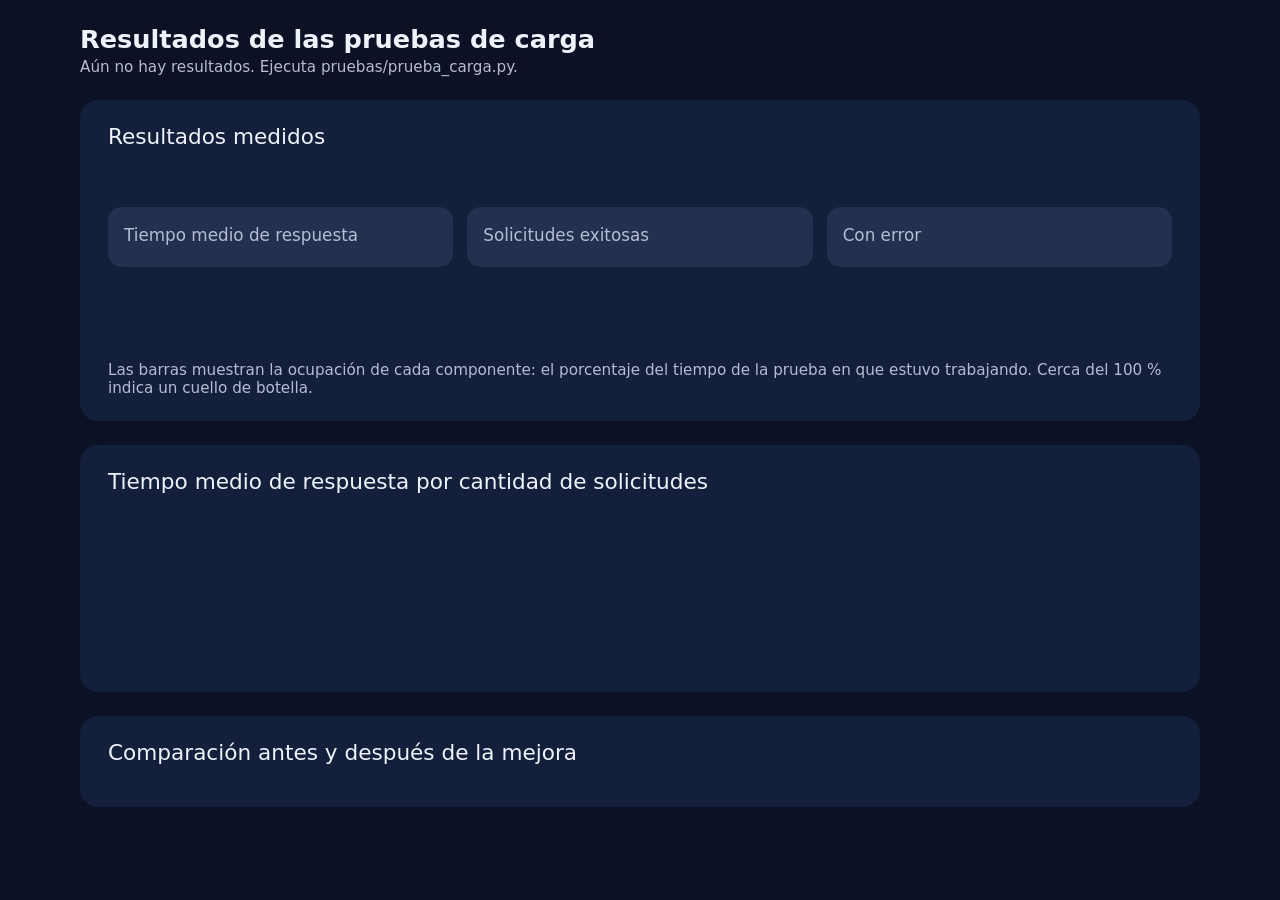
<file: pruebas/reporte_plantilla.html>
<!DOCTYPE html>
<html lang="es">
<head>
<meta charset="UTF-8">
<meta name="viewport" content="width=device-width, initial-scale=1.0">
<title>Resultados de Carga</title>
<style>
  :root {
    --fondo: #0b1226;
    --panel: #141f3b;
    --tarjeta: #233050;
    --pista: #2f3b5c;
    --texto: #eef2fa;
    --suave: #b4bdd3;
    --borde: #e8ecf5;
    --verde: #4cc07a;
    --ambar: #f2b43c;
    --rojo: #ef5b5b;
    --ok-fondo: #1f8a4c;
    --warn-fondo: #9a6a12;
    --mal-fondo: #a83434;
  }
  * { box-sizing: border-box; }
  body {
    margin: 0;
    background: var(--fondo);
    color: var(--texto);
    font-family: "Segoe UI", system-ui, -apple-system, Roboto, sans-serif;
    padding: 24px 16px 48px;
  }
  main { max-width: 1120px; margin: 0 auto; display: grid; gap: 24px; }
  h1 { font-size: 1.6rem; margin: 0 0 4px; }
  .sub { color: var(--suave); margin: 0; font-size: .95rem; }
  .panel { background: var(--panel); border-radius: 18px; padding: 24px 28px; }
  .panel h2 { font-weight: 500; font-size: 1.35rem; margin: 0 0 18px; }
  .botones { display: flex; flex-wrap: wrap; gap: 10px; margin-bottom: 20px; }
  .botones button {
    font: inherit; font-size: 1.05rem; color: var(--texto); background: transparent;
    border: 2px solid var(--borde); border-radius: 10px; padding: 10px 24px; cursor: pointer;
  }
  .botones button[aria-pressed="true"] { background: var(--borde); color: #1a2440; }
  .botones.modos button { font-size: .95rem; padding: 6px 16px; border-width: 1.5px; }
  .tarjetas { display: grid; grid-template-columns: repeat(auto-fit, minmax(200px, 1fr)); gap: 14px; margin-bottom: 22px; }
  .tarjeta { background: var(--tarjeta); border-radius: 14px; padding: 18px 16px; }
  .tarjeta b { display: block; font-size: 2rem; line-height: 1.1; font-variant-numeric: tabular-nums; }
  .tarjeta span { color: var(--suave); font-size: 1.05rem; }
  .tarjeta small { display: block; color: var(--suave); margin-top: 4px; font-size: .85rem; }
  .barras { display: grid; grid-template-columns: 150px 1fr 56px; align-items: center; gap: 12px 16px; margin-bottom: 22px; }
  .barras .nombre { font-size: 1.1rem; }
  .pista { background: var(--pista); height: 20px; border-radius: 10px; overflow: hidden; }
  .relleno { height: 100%; border-radius: 10px; transition: width .4s ease; }
  .pct { text-align: right; font-variant-numeric: tabular-nums; }
  .mensaje { border-radius: 14px; padding: 18px; font-weight: 600; font-size: 1.05rem; line-height: 1.5; }
  .mensaje.ok { background: var(--ok-fondo); }
  .mensaje.warn { background: var(--warn-fondo); }
  .mensaje.mal { background: var(--mal-fondo); }
  .nota { color: var(--suave); margin: 14px 0 0; font-size: .95rem; }
  table { width: 100%; border-collapse: collapse; font-variant-numeric: tabular-nums; font-size: .95rem; }
  th, td { padding: 10px 8px; text-align: left; border-bottom: 1px solid var(--pista); vertical-align: top; }
  th { color: var(--suave); font-weight: 500; }
  .tabla { overflow-x: auto; }
  .leyenda { display: flex; gap: 20px; margin: -6px 0 12px; color: var(--suave); font-size: .95rem; }
  .leyenda i { display: inline-block; width: 12px; height: 12px; border-radius: 3px; margin-right: 6px; vertical-align: -1px; }
  #grafico { width: 100%; height: auto; display: block; }
  #grafico text { fill: var(--suave); font-size: 13px; font-family: inherit; }
  #grafico .valor { fill: var(--texto); font-weight: 600; }
  @media (max-width: 560px) {
    .panel { padding: 18px 16px; }
    .barras { grid-template-columns: 96px 1fr 48px; }
    .botones button { padding: 8px 14px; font-size: .95rem; }
  }
</style>
</head>
<body>
<main>
  <header>
    <h1>Resultados de las pruebas de carga</h1>
    <p class="sub" id="origen"></p>
  </header>

  <section class="panel" id="panel-resultados">
    <h2>Resultados medidos</h2>
    <div class="botones modos" id="modos"></div>
    <div class="botones" id="cantidades"></div>
    <div class="tarjetas">
      <div class="tarjeta"><b id="t-medio"></b><span>Tiempo medio de respuesta</span><small id="t-max"></small></div>
      <div class="tarjeta"><b id="exitosas"></b><span>Solicitudes exitosas</span><small id="excel"></small></div>
      <div class="tarjeta"><b id="errores"></b><span>Con error</span><small id="codigos"></small></div>
    </div>
    <div class="barras" id="barras"></div>
    <div class="mensaje" id="mensaje"></div>
    <p class="nota">Las barras muestran la ocupación de cada componente: el porcentaje del tiempo de la prueba en que estuvo trabajando. Cerca del 100 % indica un cuello de botella.</p>
  </section>

  <section class="panel" id="panel-grafico">
    <h2>Tiempo medio de respuesta por cantidad de solicitudes</h2>
    <div class="leyenda" id="leyenda"></div>
    <svg id="grafico" role="img" aria-label="Tiempo medio de respuesta por cantidad de solicitudes y modo"></svg>
  </section>

  <section class="panel" id="panel-tabla">
    <h2>Comparación antes y después de la mejora</h2>
    <div class="tabla"><table id="comparacion"></table></div>
  </section>
</main>

<script>
const DATOS = /*DATOS*/{};

const NOMBRES_MODO = { directo: 'Antes · modo directo', cola: 'Después · modo cola' };
const COMPONENTES = [['api', 'API FastAPI'], ['excel', 'Excel (Drive)'], ['telegram', 'Telegram']];
const num = (v, d = 1) => v.toLocaleString('es', { minimumFractionDigits: d, maximumFractionDigits: d });

const modos = Object.keys(DATOS).sort((a, b) => (a === 'directo' ? -1 : 1));
let modo = modos[0];
let cantidad = null;

function cantidadesDe(m) {
  return Object.keys(DATOS[m].resultados).map(Number).sort((a, b) => a - b);
}

function botones(contenedor, opciones, actual, alElegir) {
  contenedor.replaceChildren();
  for (const [valor, texto] of opciones) {
    const b = document.createElement('button');
    b.type = 'button';
    b.textContent = texto;
    b.setAttribute('aria-pressed', String(valor === actual));
    b.addEventListener('click', () => alElegir(valor));
    contenedor.appendChild(b);
  }
}

function colorBarra(pct) {
  return pct >= 85 ? 'var(--rojo)' : pct >= 50 ? 'var(--ambar)' : 'var(--verde)';
}

function totalErrores(r) {
  return Object.values(r.errores).reduce((a, b) => a + b, 0);
}

function diagnostico(m, r) {
  const base = DATOS[m].resultados[cantidadesDe(m)[0]];
  // La API suele estar ocupada porque espera a un servicio externo: se señala ese servicio como causa
  // Si la API y Excel están saturados a la vez, la API está esperando a Excel: Excel es la causa
  // (Telegram también aparece ocupado porque sus envíos quedan detenidos durante el bloqueo)
  const [pctExterno, externo] = r.ocupacion.api >= 85 && r.ocupacion.excel >= 85
    ? [r.ocupacion.excel, 'Excel (Drive)']
    : COMPONENTES.slice(1).map(([c, n]) => [r.ocupacion[c], n]).sort((a, b) => b[0] - a[0])[0];
  const cuelloTxt = pctExterno >= 50
    ? `Cuello de botella: ${externo}, ocupado el ${num(Math.min(100, pctExterno), 0)} % del tiempo.`
    : `Ningún servicio externo está saturado (máximo: ${externo}, ${num(pctExterno, 0)} %).`;
  const errores = totalErrores(r);
  // Toda solicitud que llegó a guardarse debería haberse notificado
  const registradas = Math.max(r.exitosas, r.filas_guardadas);
  const perdidasTg = registradas - r.telegram.solicitudes_notificadas;
  const avisos = [];
  if (r.filas_guardadas < r.exitosas) avisos.push(`Excel perdió ${r.exitosas - r.filas_guardadas} filas.`);
  if (r.filas_guardadas > r.exitosas) avisos.push(`${r.filas_guardadas - r.exitosas} solicitudes respondieron con error pero sí se guardaron (riesgo de duplicados si el usuario reintenta).`);
  if (r.errores.ConnectError) avisos.push(`${r.errores.ConnectError} conexiones fueron rechazadas: esas solicitudes nunca llegaron a la API.`);
  if (perdidasTg > 0) avisos.push(`Telegram no notificó ${perdidasTg} de ${registradas} solicitudes.`);

  if (errores > 0) {
    const codigos = Object.entries(r.errores).map(([c, n]) => `${n} × ${c}`).join(', ');
    return ['mal', `Se rompe. ${errores} de ${r.n} solicitudes fallaron (${codigos}). ${cuelloTxt} ${avisos.join(' ')}`];
  }
  if (avisos.length && r.filas_guardadas < r.exitosas) {
    return ['mal', `Pérdida de datos. ${avisos.join(' ')} ${cuelloTxt}`];
  }
  // Se considera degradación si el tiempo se triplica respecto a la línea base y supera 2 s, o si pasa de 5 s
  if (r !== base && ((r.tiempo_medio > base.tiempo_medio * 3 && r.tiempo_medio > 2) || r.tiempo_medio > 5)) {
    const veces = r.tiempo_medio / base.tiempo_medio;
    return ['warn', `Se degrada. El tiempo medio pasó de ${num(base.tiempo_medio, 2)} s a ${num(r.tiempo_medio, 2)} s (${num(veces)} veces más). ${cuelloTxt} ${avisos.join(' ')}`];
  }
  if (avisos.length) return ['warn', `Responde, pero con pérdidas. ${avisos.join(' ')} ${cuelloTxt}`];
  if (r === base) return ['ok', `Línea base. Con ${r.n} solicitudes todo responde sin errores en ${num(r.tiempo_medio, 2)} s de media. ${cuelloTxt}`];
  return ['ok', `Todo fluye. ${r.n} de ${r.n} exitosas; el tiempo medio pasó de ${num(base.tiempo_medio, 2)} s (línea base) a ${num(r.tiempo_medio, 2)} s. ${cuelloTxt}`];
}

function render() {
  const cantidades = cantidadesDe(modo);
  if (!cantidades.includes(cantidad)) cantidad = cantidades[0];
  const r = DATOS[modo].resultados[cantidad];

  botones(document.getElementById('modos'), modos.map(m => [m, NOMBRES_MODO[m] || m]), modo, m => { modo = m; render(); });
  botones(document.getElementById('cantidades'), cantidades.map(n => [n, `${n} solicitudes`]), cantidad, n => { cantidad = n; render(); });

  document.getElementById('t-medio').textContent = `${num(r.tiempo_medio, 2)} s`;
  document.getElementById('t-max').textContent = `Máximo: ${num(r.tiempo_max, 2)} s`;
  document.getElementById('exitosas').textContent = `${r.exitosas} / ${r.n}`;
  document.getElementById('excel').textContent =
    `Excel: ${r.filas_guardadas} filas · Telegram: ${r.telegram.solicitudes_notificadas} notificadas en ${r.telegram.mensajes_enviados} mensajes`;
  const errores = totalErrores(r);
  document.getElementById('errores').textContent = errores;
  document.getElementById('codigos').textContent = errores
    ? 'Códigos: ' + Object.entries(r.errores).map(([c, n]) => `${c} (${n})`).join(', ')
    : 'Sin errores';

  const barras = document.getElementById('barras');
  barras.replaceChildren();
  for (const [clave, nombre] of COMPONENTES) {
    const pct = Math.min(100, r.ocupacion[clave]);
    const etiqueta = document.createElement('div');
    etiqueta.className = 'nombre';
    etiqueta.textContent = nombre;
    const pista = document.createElement('div');
    pista.className = 'pista';
    const relleno = document.createElement('div');
    relleno.className = 'relleno';
    relleno.style.width = `${Math.max(pct, 1)}%`;
    relleno.style.background = colorBarra(pct);
    pista.appendChild(relleno);
    const valor = document.createElement('div');
    valor.className = 'pct';
    valor.textContent = `${num(pct, 0)} %`;
    barras.append(etiqueta, pista, valor);
  }

  const [tipo, texto] = diagnostico(modo, r);
  const mensaje = document.getElementById('mensaje');
  mensaje.className = `mensaje ${tipo}`;
  mensaje.textContent = texto;

  const d = DATOS[modo];
  document.getElementById('origen').textContent =
    `Medición real contra ${d.url} · ${NOMBRES_MODO[modo] || modo} · ${new Date(d.fecha).toLocaleString('es')}`;
}

function comparacion() {
  const tabla = document.getElementById('comparacion');
  const cabecera = ['Solicitudes', 'Modo', 'Tiempo medio', 'Tiempo máximo', 'Exitosas', 'Con error', 'Filas en Excel', 'Telegram (notificadas / mensajes)', 'Ocupación API · Excel · Telegram'];
  const filas = [cabecera];
  const todas = [...new Set(modos.flatMap(cantidadesDe))].sort((a, b) => a - b);
  for (const n of todas) {
    for (const m of modos) {
      const r = DATOS[m].resultados[n];
      if (!r) continue;
      const errores = totalErrores(r);
      filas.push([
        n, NOMBRES_MODO[m] || m, `${num(r.tiempo_medio, 2)} s`, `${num(r.tiempo_max, 2)} s`, `${r.exitosas} / ${n}`,
        errores ? `${errores} (${Object.keys(r.errores).join(', ')})` : '0',
        r.filas_guardadas, `${r.telegram.solicitudes_notificadas} / ${r.telegram.mensajes_enviados}`,
        COMPONENTES.map(([c]) => `${num(Math.min(100, r.ocupacion[c]), 0)} %`).join(' · '),
      ]);
    }
  }
  tabla.replaceChildren();
  filas.forEach((fila, i) => {
    const tr = document.createElement('tr');
    for (const valor of fila) {
      const celda = document.createElement(i === 0 ? 'th' : 'td');
      celda.textContent = valor;
      tr.appendChild(celda);
    }
    tabla.appendChild(tr);
  });
}

const COLORES_MODO = { directo: '#ef5b5b', cola: '#4cc07a' };

function grafico() {
  const svg = document.getElementById('grafico');
  const todas = [...new Set(modos.flatMap(cantidadesDe))].sort((a, b) => a - b);
  const ancho = 1000, alto = 340, izq = 56, abajo = 40, arriba = 28;
  const maximo = Math.max(...modos.flatMap(m => todas.map(n => DATOS[m].resultados[n]?.tiempo_medio || 0)));
  const paso = maximo > 40 ? 10 : maximo > 10 ? 5 : maximo > 4 ? 1 : 0.5;
  const tope = Math.ceil(maximo / paso) * paso || 1;
  const y = v => arriba + (alto - arriba - abajo) * (1 - v / tope);
  const grupo = (ancho - izq) / todas.length;
  const barra = Math.min(70, (grupo * 0.7) / modos.length);
  const ns = 'http://www.w3.org/2000/svg';
  const el = (tag, attrs, texto) => {
    const e = document.createElementNS(ns, tag);
    for (const [k, v] of Object.entries(attrs)) e.setAttribute(k, v);
    if (texto !== undefined) e.textContent = texto;
    svg.appendChild(e);
  };
  svg.setAttribute('viewBox', `0 0 ${ancho} ${alto}`);
  svg.replaceChildren();
  for (let v = 0; v <= tope + 1e-9; v += paso) {
    el('line', { x1: izq, x2: ancho, y1: y(v), y2: y(v), stroke: '#2f3b5c' });
    el('text', { x: izq - 8, y: y(v) + 4, 'text-anchor': 'end' }, `${num(v, paso < 1 ? 1 : 0)} s`);
  }
  todas.forEach((n, i) => {
    const centro = izq + grupo * (i + 0.5);
    el('text', { x: centro, y: alto - 12, 'text-anchor': 'middle' }, `${n} solicitudes`);
    modos.forEach((m, j) => {
      const r = DATOS[m].resultados[n];
      if (!r) return;
      const x = centro - (barra * modos.length) / 2 + j * barra + 3;
      el('rect', { x, y: y(r.tiempo_medio), width: barra - 6, height: Math.max(1, y(0) - y(r.tiempo_medio)), rx: 4, fill: COLORES_MODO[m] || '#8aa0d8' });
      el('text', { x: x + (barra - 6) / 2, y: y(r.tiempo_medio) - 6, 'text-anchor': 'middle', class: 'valor' }, `${num(r.tiempo_medio, 2)} s`);
    });
  });
  const leyenda = document.getElementById('leyenda');
  leyenda.replaceChildren(...modos.map(m => {
    const s = document.createElement('span');
    const i = document.createElement('i');
    i.style.background = COLORES_MODO[m] || '#8aa0d8';
    s.append(i, NOMBRES_MODO[m] || m);
    return s;
  }));
}

// ?solo=panel-grafico muestra un único panel (útil para capturas del informe)
const solo = new URLSearchParams(location.search).get('solo');
if (solo) {
  for (const e of document.querySelectorAll('main > *')) if (e.id !== solo) e.style.display = 'none';
}

// Permite abrir una vista concreta, por ejemplo reporte.html#cola-100
const [hashModo, hashN] = decodeURIComponent(location.hash.slice(1)).split('-');
if (DATOS[hashModo]) modo = hashModo;
if (hashN) cantidad = Number(hashN);

if (modos.length) {
  render();
  comparacion();
  grafico();
} else {
  document.getElementById('origen').textContent = 'Aún no hay resultados. Ejecuta pruebas/prueba_carga.py.';
}
</script>
</body>
</html>
</file>
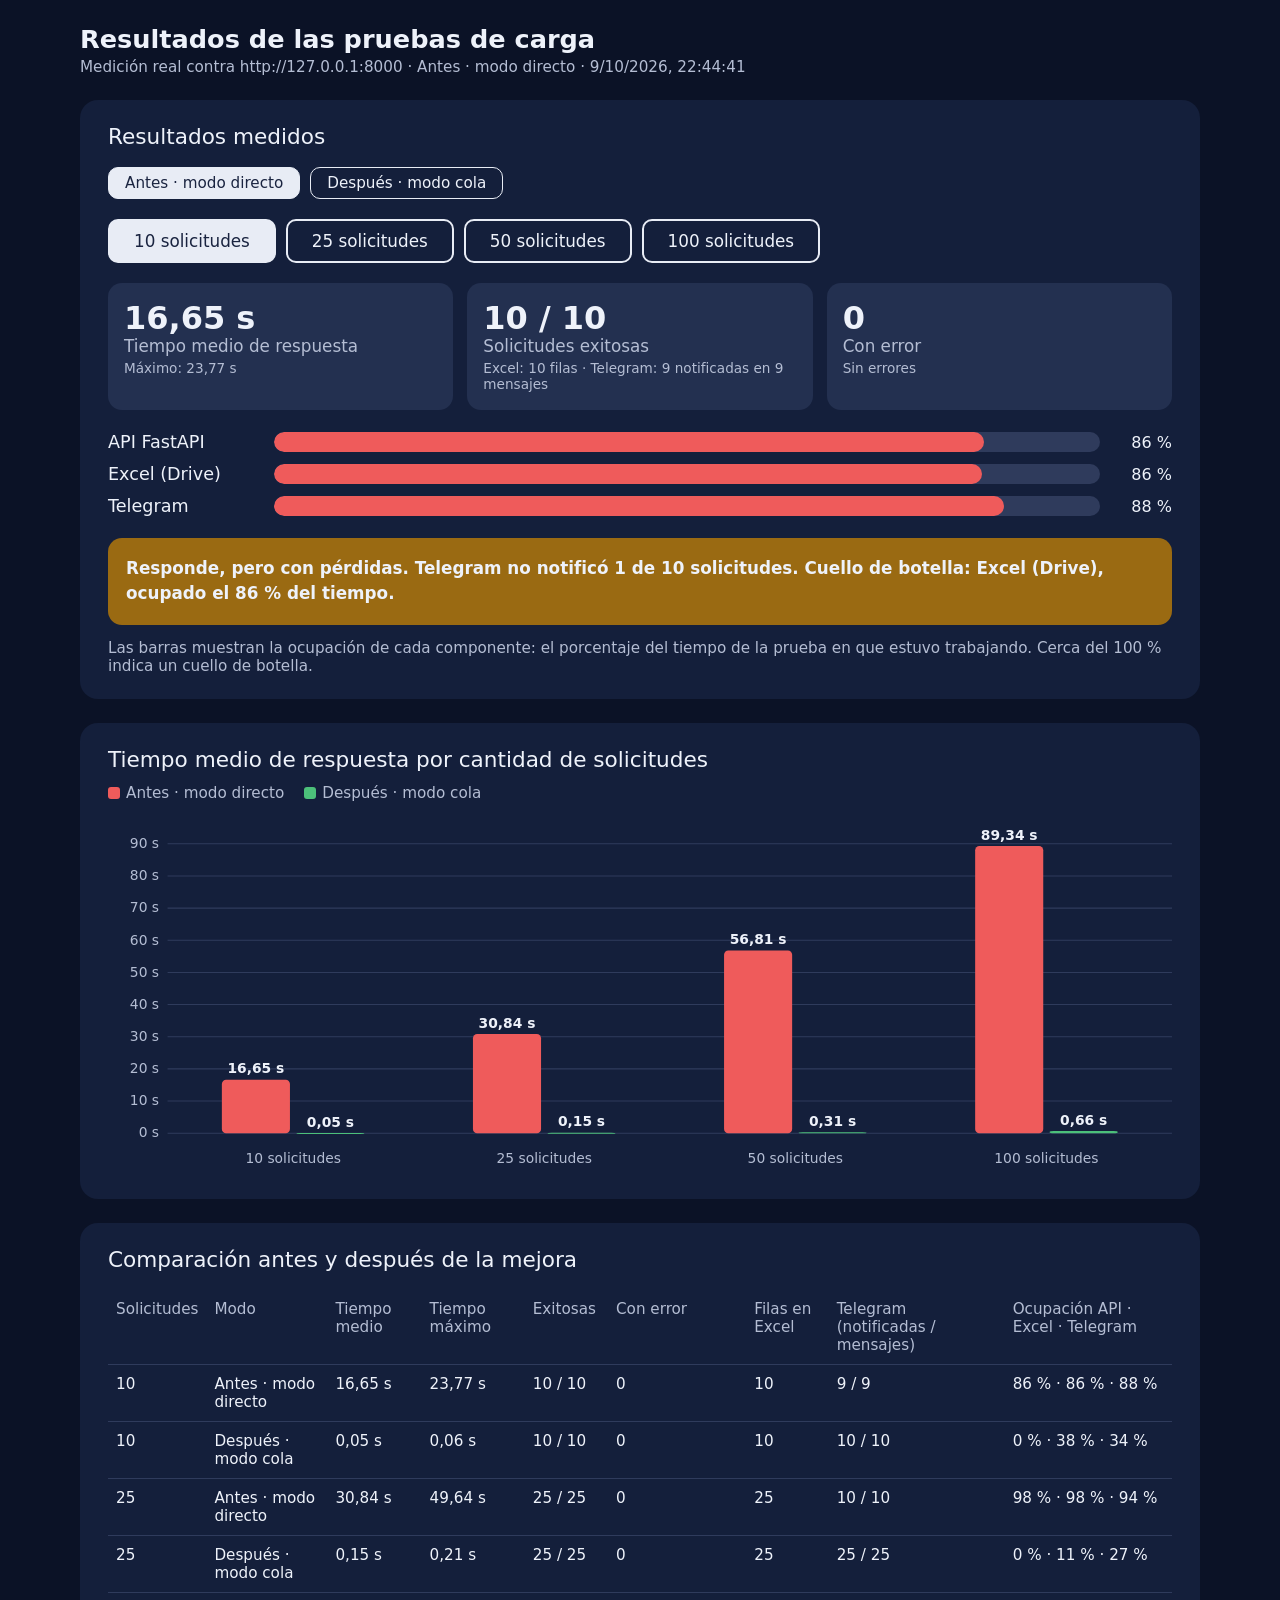
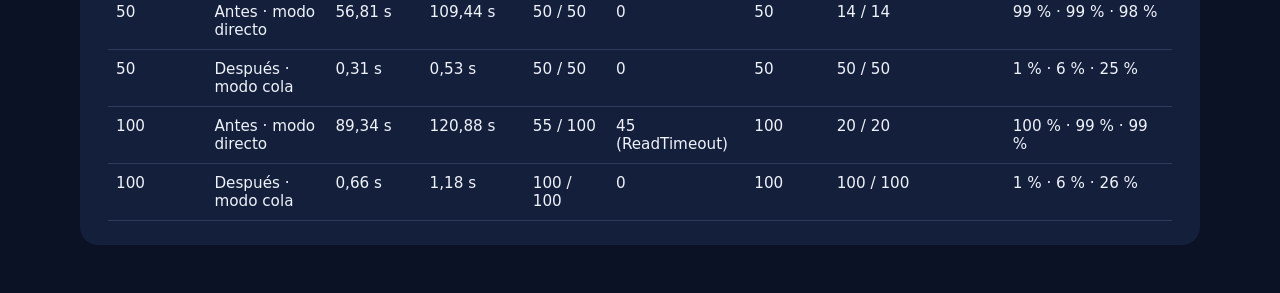
<file: pruebas/resultados/reporte.html>
<!DOCTYPE html>
<html lang="es">
<head>
<meta charset="UTF-8">
<meta name="viewport" content="width=device-width, initial-scale=1.0">
<title>Resultados de Carga</title>
<style>
  :root {
    --fondo: #0b1226;
    --panel: #141f3b;
    --tarjeta: #233050;
    --pista: #2f3b5c;
    --texto: #eef2fa;
    --suave: #b4bdd3;
    --borde: #e8ecf5;
    --verde: #4cc07a;
    --ambar: #f2b43c;
    --rojo: #ef5b5b;
    --ok-fondo: #1f8a4c;
    --warn-fondo: #9a6a12;
    --mal-fondo: #a83434;
  }
  * { box-sizing: border-box; }
  body {
    margin: 0;
    background: var(--fondo);
    color: var(--texto);
    font-family: "Segoe UI", system-ui, -apple-system, Roboto, sans-serif;
    padding: 24px 16px 48px;
  }
  main { max-width: 1120px; margin: 0 auto; display: grid; gap: 24px; }
  h1 { font-size: 1.6rem; margin: 0 0 4px; }
  .sub { color: var(--suave); margin: 0; font-size: .95rem; }
  .panel { background: var(--panel); border-radius: 18px; padding: 24px 28px; }
  .panel h2 { font-weight: 500; font-size: 1.35rem; margin: 0 0 18px; }
  .botones { display: flex; flex-wrap: wrap; gap: 10px; margin-bottom: 20px; }
  .botones button {
    font: inherit; font-size: 1.05rem; color: var(--texto); background: transparent;
    border: 2px solid var(--borde); border-radius: 10px; padding: 10px 24px; cursor: pointer;
  }
  .botones button[aria-pressed="true"] { background: var(--borde); color: #1a2440; }
  .botones.modos button { font-size: .95rem; padding: 6px 16px; border-width: 1.5px; }
  .tarjetas { display: grid; grid-template-columns: repeat(auto-fit, minmax(200px, 1fr)); gap: 14px; margin-bottom: 22px; }
  .tarjeta { background: var(--tarjeta); border-radius: 14px; padding: 18px 16px; }
  .tarjeta b { display: block; font-size: 2rem; line-height: 1.1; font-variant-numeric: tabular-nums; }
  .tarjeta span { color: var(--suave); font-size: 1.05rem; }
  .tarjeta small { display: block; color: var(--suave); margin-top: 4px; font-size: .85rem; }
  .barras { display: grid; grid-template-columns: 150px 1fr 56px; align-items: center; gap: 12px 16px; margin-bottom: 22px; }
  .barras .nombre { font-size: 1.1rem; }
  .pista { background: var(--pista); height: 20px; border-radius: 10px; overflow: hidden; }
  .relleno { height: 100%; border-radius: 10px; transition: width .4s ease; }
  .pct { text-align: right; font-variant-numeric: tabular-nums; }
  .mensaje { border-radius: 14px; padding: 18px; font-weight: 600; font-size: 1.05rem; line-height: 1.5; }
  .mensaje.ok { background: var(--ok-fondo); }
  .mensaje.warn { background: var(--warn-fondo); }
  .mensaje.mal { background: var(--mal-fondo); }
  .nota { color: var(--suave); margin: 14px 0 0; font-size: .95rem; }
  table { width: 100%; border-collapse: collapse; font-variant-numeric: tabular-nums; font-size: .95rem; }
  th, td { padding: 10px 8px; text-align: left; border-bottom: 1px solid var(--pista); vertical-align: top; }
  th { color: var(--suave); font-weight: 500; }
  .tabla { overflow-x: auto; }
  .leyenda { display: flex; gap: 20px; margin: -6px 0 12px; color: var(--suave); font-size: .95rem; }
  .leyenda i { display: inline-block; width: 12px; height: 12px; border-radius: 3px; margin-right: 6px; vertical-align: -1px; }
  #grafico { width: 100%; height: auto; display: block; }
  #grafico text { fill: var(--suave); font-size: 13px; font-family: inherit; }
  #grafico .valor { fill: var(--texto); font-weight: 600; }
  @media (max-width: 560px) {
    .panel { padding: 18px 16px; }
    .barras { grid-template-columns: 96px 1fr 48px; }
    .botones button { padding: 8px 14px; font-size: .95rem; }
  }
</style>
</head>
<body>
<main>
  <header>
    <h1>Resultados de las pruebas de carga</h1>
    <p class="sub" id="origen"></p>
  </header>

  <section class="panel" id="panel-resultados">
    <h2>Resultados medidos</h2>
    <div class="botones modos" id="modos"></div>
    <div class="botones" id="cantidades"></div>
    <div class="tarjetas">
      <div class="tarjeta"><b id="t-medio"></b><span>Tiempo medio de respuesta</span><small id="t-max"></small></div>
      <div class="tarjeta"><b id="exitosas"></b><span>Solicitudes exitosas</span><small id="excel"></small></div>
      <div class="tarjeta"><b id="errores"></b><span>Con error</span><small id="codigos"></small></div>
    </div>
    <div class="barras" id="barras"></div>
    <div class="mensaje" id="mensaje"></div>
    <p class="nota">Las barras muestran la ocupación de cada componente: el porcentaje del tiempo de la prueba en que estuvo trabajando. Cerca del 100 % indica un cuello de botella.</p>
  </section>

  <section class="panel" id="panel-grafico">
    <h2>Tiempo medio de respuesta por cantidad de solicitudes</h2>
    <div class="leyenda" id="leyenda"></div>
    <svg id="grafico" role="img" aria-label="Tiempo medio de respuesta por cantidad de solicitudes y modo"></svg>
  </section>

  <section class="panel" id="panel-tabla">
    <h2>Comparación antes y después de la mejora</h2>
    <div class="tabla"><table id="comparacion"></table></div>
  </section>
</main>

<script>
const DATOS = {"cola": {"resultados": {"10": {"n": 10, "tiempo_medio": 0.052, "tiempo_max": 0.055, "exitosas": 10, "errores": {}, "filas_guardadas": 10, "numeros": [186, 195], "telegram": {"mensajes_enviados": 10, "mensajes_fallidos": 0, "solicitudes_notificadas": 10}, "duracion_s": 13.76, "ocupacion": {"api": 0.2, "excel": 37.9, "telegram": 33.8}}, "25": {"n": 25, "tiempo_medio": 0.148, "tiempo_max": 0.206, "exitosas": 25, "errores": {}, "filas_guardadas": 25, "numeros": [196, 220], "telegram": {"mensajes_enviados": 25, "mensajes_fallidos": 0, "solicitudes_notificadas": 25}, "duracion_s": 33.22, "ocupacion": {"api": 0.4, "excel": 11.1, "telegram": 26.9}}, "50": {"n": 50, "tiempo_medio": 0.308, "tiempo_max": 0.534, "exitosas": 50, "errores": {}, "filas_guardadas": 50, "numeros": [221, 270], "telegram": {"mensajes_enviados": 50, "mensajes_fallidos": 0, "solicitudes_notificadas": 50}, "duracion_s": 66.31, "ocupacion": {"api": 0.5, "excel": 5.5, "telegram": 25.3}}, "100": {"n": 100, "tiempo_medio": 0.662, "tiempo_max": 1.175, "exitosas": 100, "errores": {}, "filas_guardadas": 100, "numeros": [271, 370], "telegram": {"mensajes_enviados": 100, "mensajes_fallidos": 0, "solicitudes_notificadas": 100}, "duracion_s": 135.15, "ocupacion": {"api": 0.5, "excel": 5.6, "telegram": 26.0}}}, "url": "http://127.0.0.1:8000", "fecha": "2026-10-09T22:51:15"}, "directo": {"resultados": {"10": {"n": 10, "tiempo_medio": 16.649, "tiempo_max": 23.769, "exitosas": 10, "errores": {}, "filas_guardadas": 10, "numeros": [1, 10], "telegram": {"mensajes_enviados": 9, "mensajes_fallidos": 1, "solicitudes_notificadas": 9}, "duracion_s": 27.63, "ocupacion": {"api": 86.0, "excel": 85.7, "telegram": 88.4}}, "25": {"n": 25, "tiempo_medio": 30.84, "tiempo_max": 49.638, "exitosas": 25, "errores": {}, "filas_guardadas": 25, "numeros": [11, 35], "telegram": {"mensajes_enviados": 10, "mensajes_fallidos": 15, "solicitudes_notificadas": 10}, "duracion_s": 50.57, "ocupacion": {"api": 98.1, "excel": 97.7, "telegram": 94.3}}, "50": {"n": 50, "tiempo_medio": 56.814, "tiempo_max": 109.437, "exitosas": 50, "errores": {}, "filas_guardadas": 50, "numeros": [36, 85], "telegram": {"mensajes_enviados": 14, "mensajes_fallidos": 36, "solicitudes_notificadas": 14}, "duracion_s": 110.25, "ocupacion": {"api": 99.3, "excel": 98.8, "telegram": 98.4}}, "100": {"n": 100, "tiempo_medio": 89.341, "tiempo_max": 120.879, "exitosas": 55, "errores": {"ReadTimeout": 45}, "filas_guardadas": 100, "numeros": [86, 185], "telegram": {"mensajes_enviados": 20, "mensajes_fallidos": 80, "solicitudes_notificadas": 20}, "duracion_s": 226.37, "ocupacion": {"api": 99.5, "excel": 99.1, "telegram": 99.1}}}, "url": "http://127.0.0.1:8000", "fecha": "2026-10-09T22:44:41"}};

const NOMBRES_MODO = { directo: 'Antes · modo directo', cola: 'Después · modo cola' };
const COMPONENTES = [['api', 'API FastAPI'], ['excel', 'Excel (Drive)'], ['telegram', 'Telegram']];
const num = (v, d = 1) => v.toLocaleString('es', { minimumFractionDigits: d, maximumFractionDigits: d });

const modos = Object.keys(DATOS).sort((a, b) => (a === 'directo' ? -1 : 1));
let modo = modos[0];
let cantidad = null;

function cantidadesDe(m) {
  return Object.keys(DATOS[m].resultados).map(Number).sort((a, b) => a - b);
}

function botones(contenedor, opciones, actual, alElegir) {
  contenedor.replaceChildren();
  for (const [valor, texto] of opciones) {
    const b = document.createElement('button');
    b.type = 'button';
    b.textContent = texto;
    b.setAttribute('aria-pressed', String(valor === actual));
    b.addEventListener('click', () => alElegir(valor));
    contenedor.appendChild(b);
  }
}

function colorBarra(pct) {
  return pct >= 85 ? 'var(--rojo)' : pct >= 50 ? 'var(--ambar)' : 'var(--verde)';
}

function totalErrores(r) {
  return Object.values(r.errores).reduce((a, b) => a + b, 0);
}

function diagnostico(m, r) {
  const base = DATOS[m].resultados[cantidadesDe(m)[0]];
  // La API suele estar ocupada porque espera a un servicio externo: se señala ese servicio como causa
  // Si la API y Excel están saturados a la vez, la API está esperando a Excel: Excel es la causa
  // (Telegram también aparece ocupado porque sus envíos quedan detenidos durante el bloqueo)
  const [pctExterno, externo] = r.ocupacion.api >= 85 && r.ocupacion.excel >= 85
    ? [r.ocupacion.excel, 'Excel (Drive)']
    : COMPONENTES.slice(1).map(([c, n]) => [r.ocupacion[c], n]).sort((a, b) => b[0] - a[0])[0];
  const cuelloTxt = pctExterno >= 50
    ? `Cuello de botella: ${externo}, ocupado el ${num(Math.min(100, pctExterno), 0)} % del tiempo.`
    : `Ningún servicio externo está saturado (máximo: ${externo}, ${num(pctExterno, 0)} %).`;
  const errores = totalErrores(r);
  // Toda solicitud que llegó a guardarse debería haberse notificado
  const registradas = Math.max(r.exitosas, r.filas_guardadas);
  const perdidasTg = registradas - r.telegram.solicitudes_notificadas;
  const avisos = [];
  if (r.filas_guardadas < r.exitosas) avisos.push(`Excel perdió ${r.exitosas - r.filas_guardadas} filas.`);
  if (r.filas_guardadas > r.exitosas) avisos.push(`${r.filas_guardadas - r.exitosas} solicitudes respondieron con error pero sí se guardaron (riesgo de duplicados si el usuario reintenta).`);
  if (r.errores.ConnectError) avisos.push(`${r.errores.ConnectError} conexiones fueron rechazadas: esas solicitudes nunca llegaron a la API.`);
  if (perdidasTg > 0) avisos.push(`Telegram no notificó ${perdidasTg} de ${registradas} solicitudes.`);

  if (errores > 0) {
    const codigos = Object.entries(r.errores).map(([c, n]) => `${n} × ${c}`).join(', ');
    return ['mal', `Se rompe. ${errores} de ${r.n} solicitudes fallaron (${codigos}). ${cuelloTxt} ${avisos.join(' ')}`];
  }
  if (avisos.length && r.filas_guardadas < r.exitosas) {
    return ['mal', `Pérdida de datos. ${avisos.join(' ')} ${cuelloTxt}`];
  }
  // Se considera degradación si el tiempo se triplica respecto a la línea base y supera 2 s, o si pasa de 5 s
  if (r !== base && ((r.tiempo_medio > base.tiempo_medio * 3 && r.tiempo_medio > 2) || r.tiempo_medio > 5)) {
    const veces = r.tiempo_medio / base.tiempo_medio;
    return ['warn', `Se degrada. El tiempo medio pasó de ${num(base.tiempo_medio, 2)} s a ${num(r.tiempo_medio, 2)} s (${num(veces)} veces más). ${cuelloTxt} ${avisos.join(' ')}`];
  }
  if (avisos.length) return ['warn', `Responde, pero con pérdidas. ${avisos.join(' ')} ${cuelloTxt}`];
  if (r === base) return ['ok', `Línea base. Con ${r.n} solicitudes todo responde sin errores en ${num(r.tiempo_medio, 2)} s de media. ${cuelloTxt}`];
  return ['ok', `Todo fluye. ${r.n} de ${r.n} exitosas; el tiempo medio pasó de ${num(base.tiempo_medio, 2)} s (línea base) a ${num(r.tiempo_medio, 2)} s. ${cuelloTxt}`];
}

function render() {
  const cantidades = cantidadesDe(modo);
  if (!cantidades.includes(cantidad)) cantidad = cantidades[0];
  const r = DATOS[modo].resultados[cantidad];

  botones(document.getElementById('modos'), modos.map(m => [m, NOMBRES_MODO[m] || m]), modo, m => { modo = m; render(); });
  botones(document.getElementById('cantidades'), cantidades.map(n => [n, `${n} solicitudes`]), cantidad, n => { cantidad = n; render(); });

  document.getElementById('t-medio').textContent = `${num(r.tiempo_medio, 2)} s`;
  document.getElementById('t-max').textContent = `Máximo: ${num(r.tiempo_max, 2)} s`;
  document.getElementById('exitosas').textContent = `${r.exitosas} / ${r.n}`;
  document.getElementById('excel').textContent =
    `Excel: ${r.filas_guardadas} filas · Telegram: ${r.telegram.solicitudes_notificadas} notificadas en ${r.telegram.mensajes_enviados} mensajes`;
  const errores = totalErrores(r);
  document.getElementById('errores').textContent = errores;
  document.getElementById('codigos').textContent = errores
    ? 'Códigos: ' + Object.entries(r.errores).map(([c, n]) => `${c} (${n})`).join(', ')
    : 'Sin errores';

  const barras = document.getElementById('barras');
  barras.replaceChildren();
  for (const [clave, nombre] of COMPONENTES) {
    const pct = Math.min(100, r.ocupacion[clave]);
    const etiqueta = document.createElement('div');
    etiqueta.className = 'nombre';
    etiqueta.textContent = nombre;
    const pista = document.createElement('div');
    pista.className = 'pista';
    const relleno = document.createElement('div');
    relleno.className = 'relleno';
    relleno.style.width = `${Math.max(pct, 1)}%`;
    relleno.style.background = colorBarra(pct);
    pista.appendChild(relleno);
    const valor = document.createElement('div');
    valor.className = 'pct';
    valor.textContent = `${num(pct, 0)} %`;
    barras.append(etiqueta, pista, valor);
  }

  const [tipo, texto] = diagnostico(modo, r);
  const mensaje = document.getElementById('mensaje');
  mensaje.className = `mensaje ${tipo}`;
  mensaje.textContent = texto;

  const d = DATOS[modo];
  document.getElementById('origen').textContent =
    `Medición real contra ${d.url} · ${NOMBRES_MODO[modo] || modo} · ${new Date(d.fecha).toLocaleString('es')}`;
}

function comparacion() {
  const tabla = document.getElementById('comparacion');
  const cabecera = ['Solicitudes', 'Modo', 'Tiempo medio', 'Tiempo máximo', 'Exitosas', 'Con error', 'Filas en Excel', 'Telegram (notificadas / mensajes)', 'Ocupación API · Excel · Telegram'];
  const filas = [cabecera];
  const todas = [...new Set(modos.flatMap(cantidadesDe))].sort((a, b) => a - b);
  for (const n of todas) {
    for (const m of modos) {
      const r = DATOS[m].resultados[n];
      if (!r) continue;
      const errores = totalErrores(r);
      filas.push([
        n, NOMBRES_MODO[m] || m, `${num(r.tiempo_medio, 2)} s`, `${num(r.tiempo_max, 2)} s`, `${r.exitosas} / ${n}`,
        errores ? `${errores} (${Object.keys(r.errores).join(', ')})` : '0',
        r.filas_guardadas, `${r.telegram.solicitudes_notificadas} / ${r.telegram.mensajes_enviados}`,
        COMPONENTES.map(([c]) => `${num(Math.min(100, r.ocupacion[c]), 0)} %`).join(' · '),
      ]);
    }
  }
  tabla.replaceChildren();
  filas.forEach((fila, i) => {
    const tr = document.createElement('tr');
    for (const valor of fila) {
      const celda = document.createElement(i === 0 ? 'th' : 'td');
      celda.textContent = valor;
      tr.appendChild(celda);
    }
    tabla.appendChild(tr);
  });
}

const COLORES_MODO = { directo: '#ef5b5b', cola: '#4cc07a' };

function grafico() {
  const svg = document.getElementById('grafico');
  const todas = [...new Set(modos.flatMap(cantidadesDe))].sort((a, b) => a - b);
  const ancho = 1000, alto = 340, izq = 56, abajo = 40, arriba = 28;
  const maximo = Math.max(...modos.flatMap(m => todas.map(n => DATOS[m].resultados[n]?.tiempo_medio || 0)));
  const paso = maximo > 40 ? 10 : maximo > 10 ? 5 : maximo > 4 ? 1 : 0.5;
  const tope = Math.ceil(maximo / paso) * paso || 1;
  const y = v => arriba + (alto - arriba - abajo) * (1 - v / tope);
  const grupo = (ancho - izq) / todas.length;
  const barra = Math.min(70, (grupo * 0.7) / modos.length);
  const ns = 'http://www.w3.org/2000/svg';
  const el = (tag, attrs, texto) => {
    const e = document.createElementNS(ns, tag);
    for (const [k, v] of Object.entries(attrs)) e.setAttribute(k, v);
    if (texto !== undefined) e.textContent = texto;
    svg.appendChild(e);
  };
  svg.setAttribute('viewBox', `0 0 ${ancho} ${alto}`);
  svg.replaceChildren();
  for (let v = 0; v <= tope + 1e-9; v += paso) {
    el('line', { x1: izq, x2: ancho, y1: y(v), y2: y(v), stroke: '#2f3b5c' });
    el('text', { x: izq - 8, y: y(v) + 4, 'text-anchor': 'end' }, `${num(v, paso < 1 ? 1 : 0)} s`);
  }
  todas.forEach((n, i) => {
    const centro = izq + grupo * (i + 0.5);
    el('text', { x: centro, y: alto - 12, 'text-anchor': 'middle' }, `${n} solicitudes`);
    modos.forEach((m, j) => {
      const r = DATOS[m].resultados[n];
      if (!r) return;
      const x = centro - (barra * modos.length) / 2 + j * barra + 3;
      el('rect', { x, y: y(r.tiempo_medio), width: barra - 6, height: Math.max(1, y(0) - y(r.tiempo_medio)), rx: 4, fill: COLORES_MODO[m] || '#8aa0d8' });
      el('text', { x: x + (barra - 6) / 2, y: y(r.tiempo_medio) - 6, 'text-anchor': 'middle', class: 'valor' }, `${num(r.tiempo_medio, 2)} s`);
    });
  });
  const leyenda = document.getElementById('leyenda');
  leyenda.replaceChildren(...modos.map(m => {
    const s = document.createElement('span');
    const i = document.createElement('i');
    i.style.background = COLORES_MODO[m] || '#8aa0d8';
    s.append(i, NOMBRES_MODO[m] || m);
    return s;
  }));
}

// ?solo=panel-grafico muestra un único panel (útil para capturas del informe)
const solo = new URLSearchParams(location.search).get('solo');
if (solo) {
  for (const e of document.querySelectorAll('main > *')) if (e.id !== solo) e.style.display = 'none';
}

// Permite abrir una vista concreta, por ejemplo reporte.html#cola-100
const [hashModo, hashN] = decodeURIComponent(location.hash.slice(1)).split('-');
if (DATOS[hashModo]) modo = hashModo;
if (hashN) cantidad = Number(hashN);

if (modos.length) {
  render();
  comparacion();
  grafico();
} else {
  document.getElementById('origen').textContent = 'Aún no hay resultados. Ejecuta pruebas/prueba_carga.py.';
}
</script>
</body>
</html>
</file>
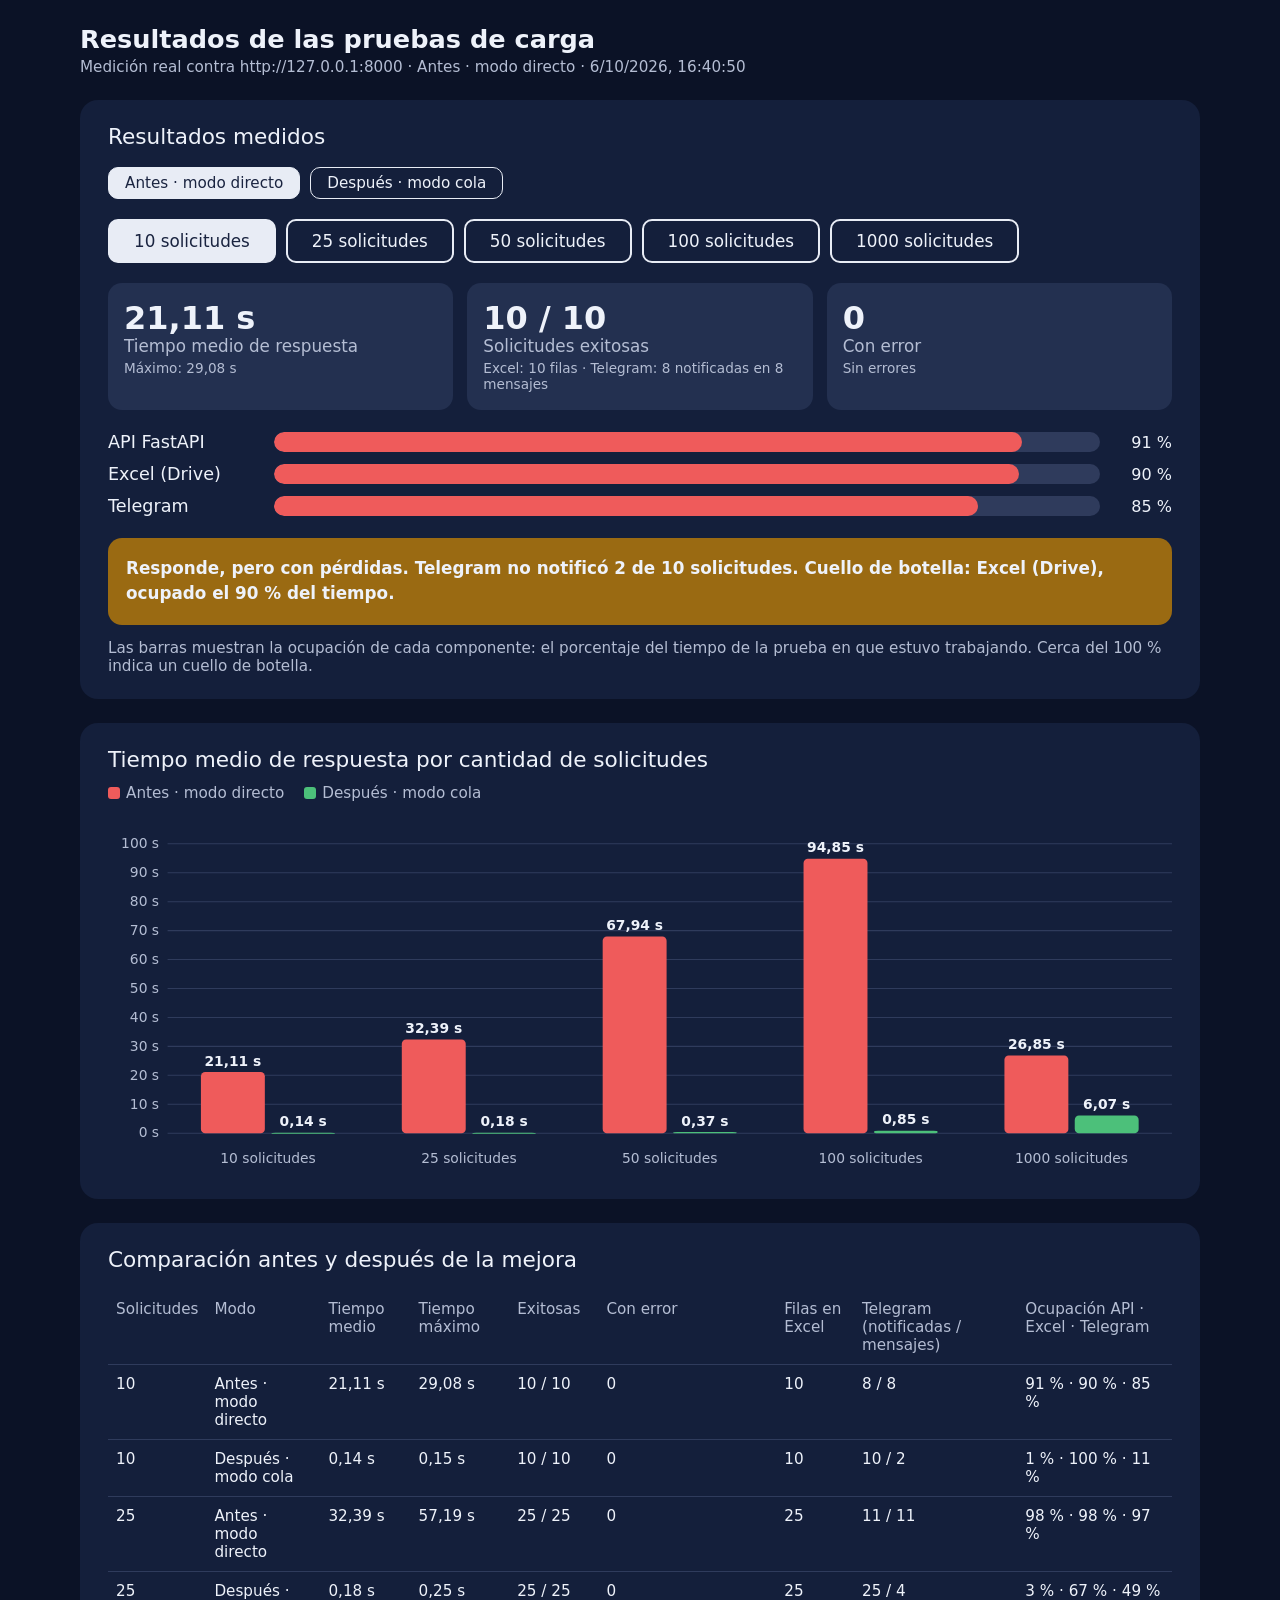
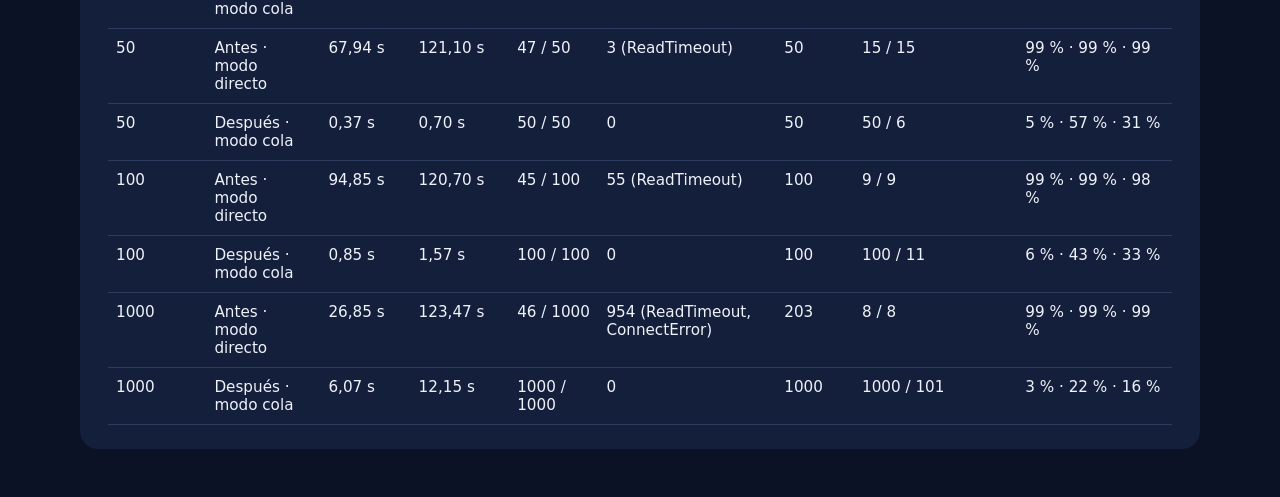
<file: pruebas/resultados/anterior_con_1000/reporte.html>
<!DOCTYPE html>
<html lang="es">
<head>
<meta charset="UTF-8">
<meta name="viewport" content="width=device-width, initial-scale=1.0">
<title>Resultados de Carga</title>
<style>
  :root {
    --fondo: #0b1226;
    --panel: #141f3b;
    --tarjeta: #233050;
    --pista: #2f3b5c;
    --texto: #eef2fa;
    --suave: #b4bdd3;
    --borde: #e8ecf5;
    --verde: #4cc07a;
    --ambar: #f2b43c;
    --rojo: #ef5b5b;
    --ok-fondo: #1f8a4c;
    --warn-fondo: #9a6a12;
    --mal-fondo: #a83434;
  }
  * { box-sizing: border-box; }
  body {
    margin: 0;
    background: var(--fondo);
    color: var(--texto);
    font-family: "Segoe UI", system-ui, -apple-system, Roboto, sans-serif;
    padding: 24px 16px 48px;
  }
  main { max-width: 1120px; margin: 0 auto; display: grid; gap: 24px; }
  h1 { font-size: 1.6rem; margin: 0 0 4px; }
  .sub { color: var(--suave); margin: 0; font-size: .95rem; }
  .panel { background: var(--panel); border-radius: 18px; padding: 24px 28px; }
  .panel h2 { font-weight: 500; font-size: 1.35rem; margin: 0 0 18px; }
  .botones { display: flex; flex-wrap: wrap; gap: 10px; margin-bottom: 20px; }
  .botones button {
    font: inherit; font-size: 1.05rem; color: var(--texto); background: transparent;
    border: 2px solid var(--borde); border-radius: 10px; padding: 10px 24px; cursor: pointer;
  }
  .botones button[aria-pressed="true"] { background: var(--borde); color: #1a2440; }
  .botones.modos button { font-size: .95rem; padding: 6px 16px; border-width: 1.5px; }
  .tarjetas { display: grid; grid-template-columns: repeat(auto-fit, minmax(200px, 1fr)); gap: 14px; margin-bottom: 22px; }
  .tarjeta { background: var(--tarjeta); border-radius: 14px; padding: 18px 16px; }
  .tarjeta b { display: block; font-size: 2rem; line-height: 1.1; font-variant-numeric: tabular-nums; }
  .tarjeta span { color: var(--suave); font-size: 1.05rem; }
  .tarjeta small { display: block; color: var(--suave); margin-top: 4px; font-size: .85rem; }
  .barras { display: grid; grid-template-columns: 150px 1fr 56px; align-items: center; gap: 12px 16px; margin-bottom: 22px; }
  .barras .nombre { font-size: 1.1rem; }
  .pista { background: var(--pista); height: 20px; border-radius: 10px; overflow: hidden; }
  .relleno { height: 100%; border-radius: 10px; transition: width .4s ease; }
  .pct { text-align: right; font-variant-numeric: tabular-nums; }
  .mensaje { border-radius: 14px; padding: 18px; font-weight: 600; font-size: 1.05rem; line-height: 1.5; }
  .mensaje.ok { background: var(--ok-fondo); }
  .mensaje.warn { background: var(--warn-fondo); }
  .mensaje.mal { background: var(--mal-fondo); }
  .nota { color: var(--suave); margin: 14px 0 0; font-size: .95rem; }
  table { width: 100%; border-collapse: collapse; font-variant-numeric: tabular-nums; font-size: .95rem; }
  th, td { padding: 10px 8px; text-align: left; border-bottom: 1px solid var(--pista); vertical-align: top; }
  th { color: var(--suave); font-weight: 500; }
  .tabla { overflow-x: auto; }
  .leyenda { display: flex; gap: 20px; margin: -6px 0 12px; color: var(--suave); font-size: .95rem; }
  .leyenda i { display: inline-block; width: 12px; height: 12px; border-radius: 3px; margin-right: 6px; vertical-align: -1px; }
  #grafico { width: 100%; height: auto; display: block; }
  #grafico text { fill: var(--suave); font-size: 13px; font-family: inherit; }
  #grafico .valor { fill: var(--texto); font-weight: 600; }
  @media (max-width: 560px) {
    .panel { padding: 18px 16px; }
    .barras { grid-template-columns: 96px 1fr 48px; }
    .botones button { padding: 8px 14px; font-size: .95rem; }
  }
</style>
</head>
<body>
<main>
  <header>
    <h1>Resultados de las pruebas de carga</h1>
    <p class="sub" id="origen"></p>
  </header>

  <section class="panel" id="panel-resultados">
    <h2>Resultados medidos</h2>
    <div class="botones modos" id="modos"></div>
    <div class="botones" id="cantidades"></div>
    <div class="tarjetas">
      <div class="tarjeta"><b id="t-medio"></b><span>Tiempo medio de respuesta</span><small id="t-max"></small></div>
      <div class="tarjeta"><b id="exitosas"></b><span>Solicitudes exitosas</span><small id="excel"></small></div>
      <div class="tarjeta"><b id="errores"></b><span>Con error</span><small id="codigos"></small></div>
    </div>
    <div class="barras" id="barras"></div>
    <div class="mensaje" id="mensaje"></div>
    <p class="nota">Las barras muestran la ocupación de cada componente: el porcentaje del tiempo de la prueba en que estuvo trabajando. Cerca del 100 % indica un cuello de botella.</p>
  </section>

  <section class="panel" id="panel-grafico">
    <h2>Tiempo medio de respuesta por cantidad de solicitudes</h2>
    <div class="leyenda" id="leyenda"></div>
    <svg id="grafico" role="img" aria-label="Tiempo medio de respuesta por cantidad de solicitudes y modo"></svg>
  </section>

  <section class="panel" id="panel-tabla">
    <h2>Comparación antes y después de la mejora</h2>
    <div class="tabla"><table id="comparacion"></table></div>
  </section>
</main>

<script>
const DATOS = {"cola": {"resultados": {"10": {"n": 10, "tiempo_medio": 0.141, "tiempo_max": 0.146, "exitosas": 10, "errores": {}, "filas_guardadas": 10, "telegram": {"mensajes_enviados": 2, "mensajes_fallidos": 0, "solicitudes_notificadas": 10}, "duracion_s": 10.71, "ocupacion": {"api": 1.1, "excel": 99.7, "telegram": 10.9}}, "25": {"n": 25, "tiempo_medio": 0.182, "tiempo_max": 0.251, "exitosas": 25, "errores": {}, "filas_guardadas": 25, "telegram": {"mensajes_enviados": 4, "mensajes_fallidos": 0, "solicitudes_notificadas": 25}, "duracion_s": 6.01, "ocupacion": {"api": 2.5, "excel": 66.8, "telegram": 48.6}}, "50": {"n": 50, "tiempo_medio": 0.369, "tiempo_max": 0.698, "exitosas": 50, "errores": {}, "filas_guardadas": 50, "telegram": {"mensajes_enviados": 6, "mensajes_fallidos": 0, "solicitudes_notificadas": 50}, "duracion_s": 7.51, "ocupacion": {"api": 5.4, "excel": 56.9, "telegram": 31.4}}, "100": {"n": 100, "tiempo_medio": 0.85, "tiempo_max": 1.573, "exitosas": 100, "errores": {}, "filas_guardadas": 100, "telegram": {"mensajes_enviados": 11, "mensajes_fallidos": 0, "solicitudes_notificadas": 100}, "duracion_s": 15.29, "ocupacion": {"api": 6.0, "excel": 42.7, "telegram": 32.6}}, "1000": {"n": 1000, "tiempo_medio": 6.07, "tiempo_max": 12.147, "exitosas": 1000, "errores": {}, "filas_guardadas": 1000, "telegram": {"mensajes_enviados": 101, "mensajes_fallidos": 0, "solicitudes_notificadas": 1000}, "duracion_s": 285.84, "ocupacion": {"api": 2.5, "excel": 21.8, "telegram": 16.3}}}, "url": "http://127.0.0.1:8000", "fecha": "2026-10-06T16:46:31"}, "directo": {"resultados": {"10": {"n": 10, "tiempo_medio": 21.113, "tiempo_max": 29.077, "exitosas": 10, "errores": {}, "filas_guardadas": 10, "telegram": {"mensajes_enviados": 8, "mensajes_fallidos": 2, "solicitudes_notificadas": 8}, "duracion_s": 32.11, "ocupacion": {"api": 90.5, "excel": 90.2, "telegram": 85.2}}, "25": {"n": 25, "tiempo_medio": 32.388, "tiempo_max": 57.192, "exitosas": 25, "errores": {}, "filas_guardadas": 25, "telegram": {"mensajes_enviados": 11, "mensajes_fallidos": 14, "solicitudes_notificadas": 11}, "duracion_s": 58.34, "ocupacion": {"api": 98.0, "excel": 97.5, "telegram": 96.9}}, "50": {"n": 50, "tiempo_medio": 67.944, "tiempo_max": 121.1, "exitosas": 47, "errores": {"ReadTimeout": 3}, "filas_guardadas": 50, "telegram": {"mensajes_enviados": 15, "mensajes_fallidos": 35, "solicitudes_notificadas": 15}, "duracion_s": 125.23, "ocupacion": {"api": 99.0, "excel": 98.6, "telegram": 98.5}}, "100": {"n": 100, "tiempo_medio": 94.849, "tiempo_max": 120.699, "exitosas": 45, "errores": {"ReadTimeout": 55}, "filas_guardadas": 100, "telegram": {"mensajes_enviados": 9, "mensajes_fallidos": 91, "solicitudes_notificadas": 9}, "duracion_s": 253.52, "ocupacion": {"api": 99.3, "excel": 98.9, "telegram": 98.3}}, "1000": {"n": 1000, "tiempo_medio": 26.854, "tiempo_max": 123.469, "exitosas": 46, "errores": {"ReadTimeout": 157, "ConnectError": 797}, "filas_guardadas": 203, "telegram": {"mensajes_enviados": 8, "mensajes_fallidos": 195, "solicitudes_notificadas": 8}, "duracion_s": 537.09, "ocupacion": {"api": 99.4, "excel": 98.9, "telegram": 99.2}}}, "url": "http://127.0.0.1:8000", "fecha": "2026-10-06T16:40:50"}};

const NOMBRES_MODO = { directo: 'Antes · modo directo', cola: 'Después · modo cola' };
const COMPONENTES = [['api', 'API FastAPI'], ['excel', 'Excel (Drive)'], ['telegram', 'Telegram']];
const num = (v, d = 1) => v.toLocaleString('es', { minimumFractionDigits: d, maximumFractionDigits: d });

const modos = Object.keys(DATOS).sort((a, b) => (a === 'directo' ? -1 : 1));
let modo = modos[0];
let cantidad = null;

function cantidadesDe(m) {
  return Object.keys(DATOS[m].resultados).map(Number).sort((a, b) => a - b);
}

function botones(contenedor, opciones, actual, alElegir) {
  contenedor.replaceChildren();
  for (const [valor, texto] of opciones) {
    const b = document.createElement('button');
    b.type = 'button';
    b.textContent = texto;
    b.setAttribute('aria-pressed', String(valor === actual));
    b.addEventListener('click', () => alElegir(valor));
    contenedor.appendChild(b);
  }
}

function colorBarra(pct) {
  return pct >= 85 ? 'var(--rojo)' : pct >= 50 ? 'var(--ambar)' : 'var(--verde)';
}

function totalErrores(r) {
  return Object.values(r.errores).reduce((a, b) => a + b, 0);
}

function diagnostico(m, r) {
  const base = DATOS[m].resultados[cantidadesDe(m)[0]];
  // La API suele estar ocupada porque espera a un servicio externo: se señala ese servicio como causa
  // Si la API y Excel están saturados a la vez, la API está esperando a Excel: Excel es la causa
  // (Telegram también aparece ocupado porque sus envíos quedan detenidos durante el bloqueo)
  const [pctExterno, externo] = r.ocupacion.api >= 85 && r.ocupacion.excel >= 85
    ? [r.ocupacion.excel, 'Excel (Drive)']
    : COMPONENTES.slice(1).map(([c, n]) => [r.ocupacion[c], n]).sort((a, b) => b[0] - a[0])[0];
  const cuelloTxt = pctExterno >= 50
    ? `Cuello de botella: ${externo}, ocupado el ${num(Math.min(100, pctExterno), 0)} % del tiempo.`
    : `Ningún servicio externo está saturado (máximo: ${externo}, ${num(pctExterno, 0)} %).`;
  const errores = totalErrores(r);
  // Toda solicitud que llegó a guardarse debería haberse notificado
  const registradas = Math.max(r.exitosas, r.filas_guardadas);
  const perdidasTg = registradas - r.telegram.solicitudes_notificadas;
  const avisos = [];
  if (r.filas_guardadas < r.exitosas) avisos.push(`Excel perdió ${r.exitosas - r.filas_guardadas} filas.`);
  if (r.filas_guardadas > r.exitosas) avisos.push(`${r.filas_guardadas - r.exitosas} solicitudes respondieron con error pero sí se guardaron (riesgo de duplicados si el usuario reintenta).`);
  if (r.errores.ConnectError) avisos.push(`${r.errores.ConnectError} conexiones fueron rechazadas: esas solicitudes nunca llegaron a la API.`);
  if (perdidasTg > 0) avisos.push(`Telegram no notificó ${perdidasTg} de ${registradas} solicitudes.`);

  if (errores > 0) {
    const codigos = Object.entries(r.errores).map(([c, n]) => `${n} × ${c}`).join(', ');
    return ['mal', `Se rompe. ${errores} de ${r.n} solicitudes fallaron (${codigos}). ${cuelloTxt} ${avisos.join(' ')}`];
  }
  if (avisos.length && r.filas_guardadas < r.exitosas) {
    return ['mal', `Pérdida de datos. ${avisos.join(' ')} ${cuelloTxt}`];
  }
  // Se considera degradación si el tiempo se triplica respecto a la línea base y supera 2 s, o si pasa de 5 s
  if (r !== base && ((r.tiempo_medio > base.tiempo_medio * 3 && r.tiempo_medio > 2) || r.tiempo_medio > 5)) {
    const veces = r.tiempo_medio / base.tiempo_medio;
    return ['warn', `Se degrada. El tiempo medio pasó de ${num(base.tiempo_medio, 2)} s a ${num(r.tiempo_medio, 2)} s (${num(veces)} veces más). ${cuelloTxt} ${avisos.join(' ')}`];
  }
  if (avisos.length) return ['warn', `Responde, pero con pérdidas. ${avisos.join(' ')} ${cuelloTxt}`];
  if (r === base) return ['ok', `Línea base. Con ${r.n} solicitudes todo responde sin errores en ${num(r.tiempo_medio, 2)} s de media. ${cuelloTxt}`];
  return ['ok', `Todo fluye. ${r.n} de ${r.n} exitosas; el tiempo medio pasó de ${num(base.tiempo_medio, 2)} s (línea base) a ${num(r.tiempo_medio, 2)} s. ${cuelloTxt}`];
}

function render() {
  const cantidades = cantidadesDe(modo);
  if (!cantidades.includes(cantidad)) cantidad = cantidades[0];
  const r = DATOS[modo].resultados[cantidad];

  botones(document.getElementById('modos'), modos.map(m => [m, NOMBRES_MODO[m] || m]), modo, m => { modo = m; render(); });
  botones(document.getElementById('cantidades'), cantidades.map(n => [n, `${n} solicitudes`]), cantidad, n => { cantidad = n; render(); });

  document.getElementById('t-medio').textContent = `${num(r.tiempo_medio, 2)} s`;
  document.getElementById('t-max').textContent = `Máximo: ${num(r.tiempo_max, 2)} s`;
  document.getElementById('exitosas').textContent = `${r.exitosas} / ${r.n}`;
  document.getElementById('excel').textContent =
    `Excel: ${r.filas_guardadas} filas · Telegram: ${r.telegram.solicitudes_notificadas} notificadas en ${r.telegram.mensajes_enviados} mensajes`;
  const errores = totalErrores(r);
  document.getElementById('errores').textContent = errores;
  document.getElementById('codigos').textContent = errores
    ? 'Códigos: ' + Object.entries(r.errores).map(([c, n]) => `${c} (${n})`).join(', ')
    : 'Sin errores';

  const barras = document.getElementById('barras');
  barras.replaceChildren();
  for (const [clave, nombre] of COMPONENTES) {
    const pct = Math.min(100, r.ocupacion[clave]);
    const etiqueta = document.createElement('div');
    etiqueta.className = 'nombre';
    etiqueta.textContent = nombre;
    const pista = document.createElement('div');
    pista.className = 'pista';
    const relleno = document.createElement('div');
    relleno.className = 'relleno';
    relleno.style.width = `${Math.max(pct, 1)}%`;
    relleno.style.background = colorBarra(pct);
    pista.appendChild(relleno);
    const valor = document.createElement('div');
    valor.className = 'pct';
    valor.textContent = `${num(pct, 0)} %`;
    barras.append(etiqueta, pista, valor);
  }

  const [tipo, texto] = diagnostico(modo, r);
  const mensaje = document.getElementById('mensaje');
  mensaje.className = `mensaje ${tipo}`;
  mensaje.textContent = texto;

  const d = DATOS[modo];
  document.getElementById('origen').textContent =
    `Medición real contra ${d.url} · ${NOMBRES_MODO[modo] || modo} · ${new Date(d.fecha).toLocaleString('es')}`;
}

function comparacion() {
  const tabla = document.getElementById('comparacion');
  const cabecera = ['Solicitudes', 'Modo', 'Tiempo medio', 'Tiempo máximo', 'Exitosas', 'Con error', 'Filas en Excel', 'Telegram (notificadas / mensajes)', 'Ocupación API · Excel · Telegram'];
  const filas = [cabecera];
  const todas = [...new Set(modos.flatMap(cantidadesDe))].sort((a, b) => a - b);
  for (const n of todas) {
    for (const m of modos) {
      const r = DATOS[m].resultados[n];
      if (!r) continue;
      const errores = totalErrores(r);
      filas.push([
        n, NOMBRES_MODO[m] || m, `${num(r.tiempo_medio, 2)} s`, `${num(r.tiempo_max, 2)} s`, `${r.exitosas} / ${n}`,
        errores ? `${errores} (${Object.keys(r.errores).join(', ')})` : '0',
        r.filas_guardadas, `${r.telegram.solicitudes_notificadas} / ${r.telegram.mensajes_enviados}`,
        COMPONENTES.map(([c]) => `${num(Math.min(100, r.ocupacion[c]), 0)} %`).join(' · '),
      ]);
    }
  }
  tabla.replaceChildren();
  filas.forEach((fila, i) => {
    const tr = document.createElement('tr');
    for (const valor of fila) {
      const celda = document.createElement(i === 0 ? 'th' : 'td');
      celda.textContent = valor;
      tr.appendChild(celda);
    }
    tabla.appendChild(tr);
  });
}

const COLORES_MODO = { directo: '#ef5b5b', cola: '#4cc07a' };

function grafico() {
  const svg = document.getElementById('grafico');
  const todas = [...new Set(modos.flatMap(cantidadesDe))].sort((a, b) => a - b);
  const ancho = 1000, alto = 340, izq = 56, abajo = 40, arriba = 28;
  const maximo = Math.max(...modos.flatMap(m => todas.map(n => DATOS[m].resultados[n]?.tiempo_medio || 0)));
  const paso = maximo > 40 ? 10 : maximo > 10 ? 5 : maximo > 4 ? 1 : 0.5;
  const tope = Math.ceil(maximo / paso) * paso || 1;
  const y = v => arriba + (alto - arriba - abajo) * (1 - v / tope);
  const grupo = (ancho - izq) / todas.length;
  const barra = Math.min(70, (grupo * 0.7) / modos.length);
  const ns = 'http://www.w3.org/2000/svg';
  const el = (tag, attrs, texto) => {
    const e = document.createElementNS(ns, tag);
    for (const [k, v] of Object.entries(attrs)) e.setAttribute(k, v);
    if (texto !== undefined) e.textContent = texto;
    svg.appendChild(e);
  };
  svg.setAttribute('viewBox', `0 0 ${ancho} ${alto}`);
  svg.replaceChildren();
  for (let v = 0; v <= tope + 1e-9; v += paso) {
    el('line', { x1: izq, x2: ancho, y1: y(v), y2: y(v), stroke: '#2f3b5c' });
    el('text', { x: izq - 8, y: y(v) + 4, 'text-anchor': 'end' }, `${num(v, paso < 1 ? 1 : 0)} s`);
  }
  todas.forEach((n, i) => {
    const centro = izq + grupo * (i + 0.5);
    el('text', { x: centro, y: alto - 12, 'text-anchor': 'middle' }, `${n} solicitudes`);
    modos.forEach((m, j) => {
      const r = DATOS[m].resultados[n];
      if (!r) return;
      const x = centro - (barra * modos.length) / 2 + j * barra + 3;
      el('rect', { x, y: y(r.tiempo_medio), width: barra - 6, height: Math.max(1, y(0) - y(r.tiempo_medio)), rx: 4, fill: COLORES_MODO[m] || '#8aa0d8' });
      el('text', { x: x + (barra - 6) / 2, y: y(r.tiempo_medio) - 6, 'text-anchor': 'middle', class: 'valor' }, `${num(r.tiempo_medio, 2)} s`);
    });
  });
  const leyenda = document.getElementById('leyenda');
  leyenda.replaceChildren(...modos.map(m => {
    const s = document.createElement('span');
    const i = document.createElement('i');
    i.style.background = COLORES_MODO[m] || '#8aa0d8';
    s.append(i, NOMBRES_MODO[m] || m);
    return s;
  }));
}

// ?solo=panel-grafico muestra un único panel (útil para capturas del informe)
const solo = new URLSearchParams(location.search).get('solo');
if (solo) {
  for (const e of document.querySelectorAll('main > *')) if (e.id !== solo) e.style.display = 'none';
}

// Permite abrir una vista concreta, por ejemplo reporte.html#cola-100
const [hashModo, hashN] = decodeURIComponent(location.hash.slice(1)).split('-');
if (DATOS[hashModo]) modo = hashModo;
if (hashN) cantidad = Number(hashN);

if (modos.length) {
  render();
  comparacion();
  grafico();
} else {
  document.getElementById('origen').textContent = 'Aún no hay resultados. Ejecuta pruebas/prueba_carga.py.';
}
</script>
</body>
</html>
</file>
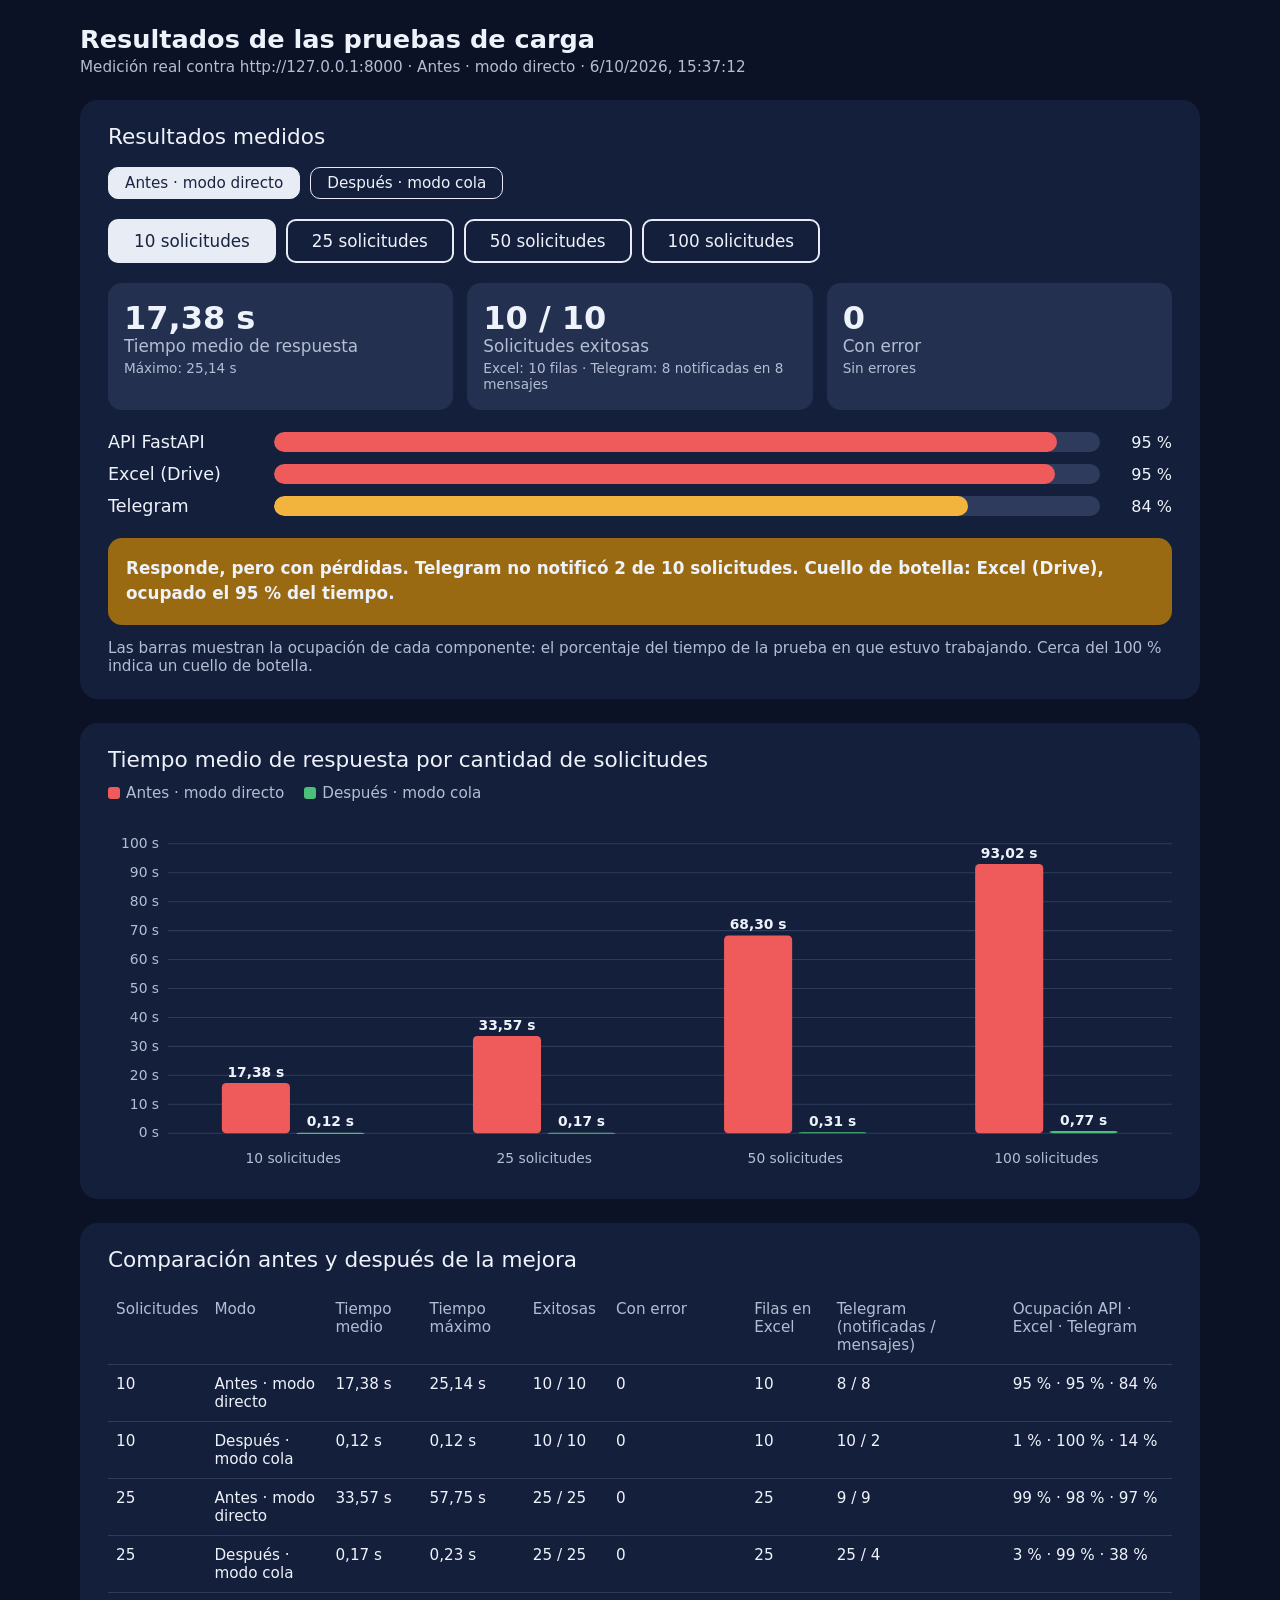
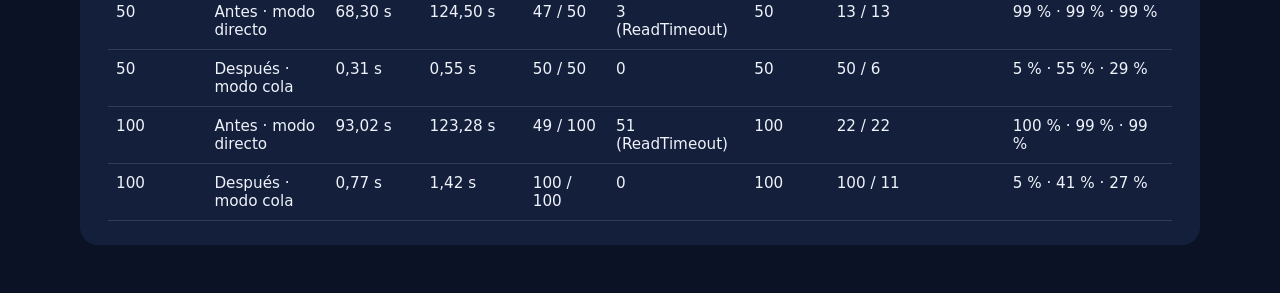
<file: pruebas/resultados/anterior_excel_registro_estudiantes/reporte.html>
<!DOCTYPE html>
<html lang="es">
<head>
<meta charset="UTF-8">
<meta name="viewport" content="width=device-width, initial-scale=1.0">
<title>Resultados de Carga</title>
<style>
  :root {
    --fondo: #0b1226;
    --panel: #141f3b;
    --tarjeta: #233050;
    --pista: #2f3b5c;
    --texto: #eef2fa;
    --suave: #b4bdd3;
    --borde: #e8ecf5;
    --verde: #4cc07a;
    --ambar: #f2b43c;
    --rojo: #ef5b5b;
    --ok-fondo: #1f8a4c;
    --warn-fondo: #9a6a12;
    --mal-fondo: #a83434;
  }
  * { box-sizing: border-box; }
  body {
    margin: 0;
    background: var(--fondo);
    color: var(--texto);
    font-family: "Segoe UI", system-ui, -apple-system, Roboto, sans-serif;
    padding: 24px 16px 48px;
  }
  main { max-width: 1120px; margin: 0 auto; display: grid; gap: 24px; }
  h1 { font-size: 1.6rem; margin: 0 0 4px; }
  .sub { color: var(--suave); margin: 0; font-size: .95rem; }
  .panel { background: var(--panel); border-radius: 18px; padding: 24px 28px; }
  .panel h2 { font-weight: 500; font-size: 1.35rem; margin: 0 0 18px; }
  .botones { display: flex; flex-wrap: wrap; gap: 10px; margin-bottom: 20px; }
  .botones button {
    font: inherit; font-size: 1.05rem; color: var(--texto); background: transparent;
    border: 2px solid var(--borde); border-radius: 10px; padding: 10px 24px; cursor: pointer;
  }
  .botones button[aria-pressed="true"] { background: var(--borde); color: #1a2440; }
  .botones.modos button { font-size: .95rem; padding: 6px 16px; border-width: 1.5px; }
  .tarjetas { display: grid; grid-template-columns: repeat(auto-fit, minmax(200px, 1fr)); gap: 14px; margin-bottom: 22px; }
  .tarjeta { background: var(--tarjeta); border-radius: 14px; padding: 18px 16px; }
  .tarjeta b { display: block; font-size: 2rem; line-height: 1.1; font-variant-numeric: tabular-nums; }
  .tarjeta span { color: var(--suave); font-size: 1.05rem; }
  .tarjeta small { display: block; color: var(--suave); margin-top: 4px; font-size: .85rem; }
  .barras { display: grid; grid-template-columns: 150px 1fr 56px; align-items: center; gap: 12px 16px; margin-bottom: 22px; }
  .barras .nombre { font-size: 1.1rem; }
  .pista { background: var(--pista); height: 20px; border-radius: 10px; overflow: hidden; }
  .relleno { height: 100%; border-radius: 10px; transition: width .4s ease; }
  .pct { text-align: right; font-variant-numeric: tabular-nums; }
  .mensaje { border-radius: 14px; padding: 18px; font-weight: 600; font-size: 1.05rem; line-height: 1.5; }
  .mensaje.ok { background: var(--ok-fondo); }
  .mensaje.warn { background: var(--warn-fondo); }
  .mensaje.mal { background: var(--mal-fondo); }
  .nota { color: var(--suave); margin: 14px 0 0; font-size: .95rem; }
  table { width: 100%; border-collapse: collapse; font-variant-numeric: tabular-nums; font-size: .95rem; }
  th, td { padding: 10px 8px; text-align: left; border-bottom: 1px solid var(--pista); vertical-align: top; }
  th { color: var(--suave); font-weight: 500; }
  .tabla { overflow-x: auto; }
  .leyenda { display: flex; gap: 20px; margin: -6px 0 12px; color: var(--suave); font-size: .95rem; }
  .leyenda i { display: inline-block; width: 12px; height: 12px; border-radius: 3px; margin-right: 6px; vertical-align: -1px; }
  #grafico { width: 100%; height: auto; display: block; }
  #grafico text { fill: var(--suave); font-size: 13px; font-family: inherit; }
  #grafico .valor { fill: var(--texto); font-weight: 600; }
  @media (max-width: 560px) {
    .panel { padding: 18px 16px; }
    .barras { grid-template-columns: 96px 1fr 48px; }
    .botones button { padding: 8px 14px; font-size: .95rem; }
  }
</style>
</head>
<body>
<main>
  <header>
    <h1>Resultados de las pruebas de carga</h1>
    <p class="sub" id="origen"></p>
  </header>

  <section class="panel" id="panel-resultados">
    <h2>Resultados medidos</h2>
    <div class="botones modos" id="modos"></div>
    <div class="botones" id="cantidades"></div>
    <div class="tarjetas">
      <div class="tarjeta"><b id="t-medio"></b><span>Tiempo medio de respuesta</span><small id="t-max"></small></div>
      <div class="tarjeta"><b id="exitosas"></b><span>Solicitudes exitosas</span><small id="excel"></small></div>
      <div class="tarjeta"><b id="errores"></b><span>Con error</span><small id="codigos"></small></div>
    </div>
    <div class="barras" id="barras"></div>
    <div class="mensaje" id="mensaje"></div>
    <p class="nota">Las barras muestran la ocupación de cada componente: el porcentaje del tiempo de la prueba en que estuvo trabajando. Cerca del 100 % indica un cuello de botella.</p>
  </section>

  <section class="panel" id="panel-grafico">
    <h2>Tiempo medio de respuesta por cantidad de solicitudes</h2>
    <div class="leyenda" id="leyenda"></div>
    <svg id="grafico" role="img" aria-label="Tiempo medio de respuesta por cantidad de solicitudes y modo"></svg>
  </section>

  <section class="panel" id="panel-tabla">
    <h2>Comparación antes y después de la mejora</h2>
    <div class="tabla"><table id="comparacion"></table></div>
  </section>
</main>

<script>
const DATOS = {"cola": {"resultados": {"10": {"n": 10, "tiempo_medio": 0.115, "tiempo_max": 0.119, "exitosas": 10, "errores": {}, "filas_guardadas": 10, "telegram": {"mensajes_enviados": 2, "mensajes_fallidos": 0, "solicitudes_notificadas": 10}, "duracion_s": 8.78, "ocupacion": {"api": 1.0, "excel": 99.7, "telegram": 13.5}}, "25": {"n": 25, "tiempo_medio": 0.168, "tiempo_max": 0.229, "exitosas": 25, "errores": {}, "filas_guardadas": 25, "telegram": {"mensajes_enviados": 4, "mensajes_fallidos": 0, "solicitudes_notificadas": 25}, "duracion_s": 5.4, "ocupacion": {"api": 2.5, "excel": 98.9, "telegram": 37.6}}, "50": {"n": 50, "tiempo_medio": 0.313, "tiempo_max": 0.551, "exitosas": 50, "errores": {}, "filas_guardadas": 50, "telegram": {"mensajes_enviados": 6, "mensajes_fallidos": 0, "solicitudes_notificadas": 50}, "duracion_s": 7.29, "ocupacion": {"api": 4.9, "excel": 55.0, "telegram": 29.4}}, "100": {"n": 100, "tiempo_medio": 0.769, "tiempo_max": 1.415, "exitosas": 100, "errores": {}, "filas_guardadas": 100, "telegram": {"mensajes_enviados": 11, "mensajes_fallidos": 0, "solicitudes_notificadas": 100}, "duracion_s": 14.12, "ocupacion": {"api": 4.9, "excel": 40.6, "telegram": 27.1}}}, "url": "http://127.0.0.1:8000", "fecha": "2026-10-06T15:38:38"}, "directo": {"resultados": {"10": {"n": 10, "tiempo_medio": 17.375, "tiempo_max": 25.138, "exitosas": 10, "errores": {}, "filas_guardadas": 10, "telegram": {"mensajes_enviados": 8, "mensajes_fallidos": 2, "solicitudes_notificadas": 8}, "duracion_s": 26.5, "ocupacion": {"api": 94.8, "excel": 94.5, "telegram": 84.0}}, "25": {"n": 25, "tiempo_medio": 33.567, "tiempo_max": 57.746, "exitosas": 25, "errores": {}, "filas_guardadas": 25, "telegram": {"mensajes_enviados": 9, "mensajes_fallidos": 16, "solicitudes_notificadas": 9}, "duracion_s": 58.63, "ocupacion": {"api": 98.5, "excel": 98.1, "telegram": 97.1}}, "50": {"n": 50, "tiempo_medio": 68.301, "tiempo_max": 124.499, "exitosas": 47, "errores": {"ReadTimeout": 3}, "filas_guardadas": 50, "telegram": {"mensajes_enviados": 13, "mensajes_fallidos": 37, "solicitudes_notificadas": 13}, "duracion_s": 128.65, "ocupacion": {"api": 99.2, "excel": 98.9, "telegram": 98.5}}, "100": {"n": 100, "tiempo_medio": 93.019, "tiempo_max": 123.282, "exitosas": 49, "errores": {"ReadTimeout": 51}, "filas_guardadas": 100, "telegram": {"mensajes_enviados": 22, "mensajes_fallidos": 78, "solicitudes_notificadas": 22}, "duracion_s": 245.26, "ocupacion": {"api": 99.5, "excel": 99.1, "telegram": 99.0}}}, "url": "http://127.0.0.1:8000", "fecha": "2026-10-06T15:37:12"}};

const NOMBRES_MODO = { directo: 'Antes · modo directo', cola: 'Después · modo cola' };
const COMPONENTES = [['api', 'API FastAPI'], ['excel', 'Excel (Drive)'], ['telegram', 'Telegram']];
const num = (v, d = 1) => v.toLocaleString('es', { minimumFractionDigits: d, maximumFractionDigits: d });

const modos = Object.keys(DATOS).sort((a, b) => (a === 'directo' ? -1 : 1));
let modo = modos[0];
let cantidad = null;

function cantidadesDe(m) {
  return Object.keys(DATOS[m].resultados).map(Number).sort((a, b) => a - b);
}

function botones(contenedor, opciones, actual, alElegir) {
  contenedor.replaceChildren();
  for (const [valor, texto] of opciones) {
    const b = document.createElement('button');
    b.type = 'button';
    b.textContent = texto;
    b.setAttribute('aria-pressed', String(valor === actual));
    b.addEventListener('click', () => alElegir(valor));
    contenedor.appendChild(b);
  }
}

function colorBarra(pct) {
  return pct >= 85 ? 'var(--rojo)' : pct >= 50 ? 'var(--ambar)' : 'var(--verde)';
}

function totalErrores(r) {
  return Object.values(r.errores).reduce((a, b) => a + b, 0);
}

function diagnostico(m, r) {
  const base = DATOS[m].resultados[cantidadesDe(m)[0]];
  // La API suele estar ocupada porque espera a un servicio externo: se señala ese servicio como causa
  const [pctExterno, externo] = COMPONENTES.slice(1)
    .map(([c, n]) => [r.ocupacion[c], n])
    .sort((a, b) => b[0] - a[0])[0];
  const cuelloTxt = pctExterno >= 50
    ? `Cuello de botella: ${externo}, ocupado el ${num(Math.min(100, pctExterno), 0)} % del tiempo.`
    : `Ningún servicio externo está saturado (máximo: ${externo}, ${num(pctExterno, 0)} %).`;
  const errores = totalErrores(r);
  // Toda solicitud que llegó a guardarse debería haberse notificado
  const registradas = Math.max(r.exitosas, r.filas_guardadas);
  const perdidasTg = registradas - r.telegram.solicitudes_notificadas;
  const avisos = [];
  if (r.filas_guardadas < r.exitosas) avisos.push(`Excel perdió ${r.exitosas - r.filas_guardadas} filas.`);
  if (r.filas_guardadas > r.exitosas) avisos.push(`${r.filas_guardadas - r.exitosas} solicitudes respondieron con error pero sí se guardaron (riesgo de duplicados si el usuario reintenta).`);
  if (perdidasTg > 0) avisos.push(`Telegram no notificó ${perdidasTg} de ${registradas} solicitudes.`);

  if (errores > 0) {
    const codigos = Object.entries(r.errores).map(([c, n]) => `${n} × ${c}`).join(', ');
    return ['mal', `Se rompe. ${errores} de ${r.n} solicitudes fallaron (${codigos}). ${cuelloTxt} ${avisos.join(' ')}`];
  }
  if (avisos.length && r.filas_guardadas < r.exitosas) {
    return ['mal', `Pérdida de datos. ${avisos.join(' ')} ${cuelloTxt}`];
  }
  // Se considera degradación si el tiempo se triplica respecto a la línea base y supera 2 s, o si pasa de 5 s
  if (r !== base && ((r.tiempo_medio > base.tiempo_medio * 3 && r.tiempo_medio > 2) || r.tiempo_medio > 5)) {
    const veces = r.tiempo_medio / base.tiempo_medio;
    return ['warn', `Se degrada. El tiempo medio pasó de ${num(base.tiempo_medio, 2)} s a ${num(r.tiempo_medio, 2)} s (${num(veces)} veces más). ${cuelloTxt} ${avisos.join(' ')}`];
  }
  if (avisos.length) return ['warn', `Responde, pero con pérdidas. ${avisos.join(' ')} ${cuelloTxt}`];
  if (r === base) return ['ok', `Línea base. Con ${r.n} solicitudes todo responde sin errores en ${num(r.tiempo_medio, 2)} s de media. ${cuelloTxt}`];
  return ['ok', `Todo fluye. ${r.n} de ${r.n} exitosas; el tiempo medio pasó de ${num(base.tiempo_medio, 2)} s (línea base) a ${num(r.tiempo_medio, 2)} s. ${cuelloTxt}`];
}

function render() {
  const cantidades = cantidadesDe(modo);
  if (!cantidades.includes(cantidad)) cantidad = cantidades[0];
  const r = DATOS[modo].resultados[cantidad];

  botones(document.getElementById('modos'), modos.map(m => [m, NOMBRES_MODO[m] || m]), modo, m => { modo = m; render(); });
  botones(document.getElementById('cantidades'), cantidades.map(n => [n, `${n} solicitudes`]), cantidad, n => { cantidad = n; render(); });

  document.getElementById('t-medio').textContent = `${num(r.tiempo_medio, 2)} s`;
  document.getElementById('t-max').textContent = `Máximo: ${num(r.tiempo_max, 2)} s`;
  document.getElementById('exitosas').textContent = `${r.exitosas} / ${r.n}`;
  document.getElementById('excel').textContent =
    `Excel: ${r.filas_guardadas} filas · Telegram: ${r.telegram.solicitudes_notificadas} notificadas en ${r.telegram.mensajes_enviados} mensajes`;
  const errores = totalErrores(r);
  document.getElementById('errores').textContent = errores;
  document.getElementById('codigos').textContent = errores
    ? 'Códigos: ' + Object.entries(r.errores).map(([c, n]) => `${c} (${n})`).join(', ')
    : 'Sin errores';

  const barras = document.getElementById('barras');
  barras.replaceChildren();
  for (const [clave, nombre] of COMPONENTES) {
    const pct = Math.min(100, r.ocupacion[clave]);
    const etiqueta = document.createElement('div');
    etiqueta.className = 'nombre';
    etiqueta.textContent = nombre;
    const pista = document.createElement('div');
    pista.className = 'pista';
    const relleno = document.createElement('div');
    relleno.className = 'relleno';
    relleno.style.width = `${Math.max(pct, 1)}%`;
    relleno.style.background = colorBarra(pct);
    pista.appendChild(relleno);
    const valor = document.createElement('div');
    valor.className = 'pct';
    valor.textContent = `${num(pct, 0)} %`;
    barras.append(etiqueta, pista, valor);
  }

  const [tipo, texto] = diagnostico(modo, r);
  const mensaje = document.getElementById('mensaje');
  mensaje.className = `mensaje ${tipo}`;
  mensaje.textContent = texto;

  const d = DATOS[modo];
  document.getElementById('origen').textContent =
    `Medición real contra ${d.url} · ${NOMBRES_MODO[modo] || modo} · ${new Date(d.fecha).toLocaleString('es')}`;
}

function comparacion() {
  const tabla = document.getElementById('comparacion');
  const cabecera = ['Solicitudes', 'Modo', 'Tiempo medio', 'Tiempo máximo', 'Exitosas', 'Con error', 'Filas en Excel', 'Telegram (notificadas / mensajes)', 'Ocupación API · Excel · Telegram'];
  const filas = [cabecera];
  const todas = [...new Set(modos.flatMap(cantidadesDe))].sort((a, b) => a - b);
  for (const n of todas) {
    for (const m of modos) {
      const r = DATOS[m].resultados[n];
      if (!r) continue;
      const errores = totalErrores(r);
      filas.push([
        n, NOMBRES_MODO[m] || m, `${num(r.tiempo_medio, 2)} s`, `${num(r.tiempo_max, 2)} s`, `${r.exitosas} / ${n}`,
        errores ? `${errores} (${Object.keys(r.errores).join(', ')})` : '0',
        r.filas_guardadas, `${r.telegram.solicitudes_notificadas} / ${r.telegram.mensajes_enviados}`,
        COMPONENTES.map(([c]) => `${num(Math.min(100, r.ocupacion[c]), 0)} %`).join(' · '),
      ]);
    }
  }
  tabla.replaceChildren();
  filas.forEach((fila, i) => {
    const tr = document.createElement('tr');
    for (const valor of fila) {
      const celda = document.createElement(i === 0 ? 'th' : 'td');
      celda.textContent = valor;
      tr.appendChild(celda);
    }
    tabla.appendChild(tr);
  });
}

const COLORES_MODO = { directo: '#ef5b5b', cola: '#4cc07a' };

function grafico() {
  const svg = document.getElementById('grafico');
  const todas = [...new Set(modos.flatMap(cantidadesDe))].sort((a, b) => a - b);
  const ancho = 1000, alto = 340, izq = 56, abajo = 40, arriba = 28;
  const maximo = Math.max(...modos.flatMap(m => todas.map(n => DATOS[m].resultados[n]?.tiempo_medio || 0)));
  const paso = maximo > 40 ? 10 : maximo > 10 ? 5 : maximo > 4 ? 1 : 0.5;
  const tope = Math.ceil(maximo / paso) * paso || 1;
  const y = v => arriba + (alto - arriba - abajo) * (1 - v / tope);
  const grupo = (ancho - izq) / todas.length;
  const barra = Math.min(70, (grupo * 0.7) / modos.length);
  const ns = 'http://www.w3.org/2000/svg';
  const el = (tag, attrs, texto) => {
    const e = document.createElementNS(ns, tag);
    for (const [k, v] of Object.entries(attrs)) e.setAttribute(k, v);
    if (texto !== undefined) e.textContent = texto;
    svg.appendChild(e);
  };
  svg.setAttribute('viewBox', `0 0 ${ancho} ${alto}`);
  svg.replaceChildren();
  for (let v = 0; v <= tope + 1e-9; v += paso) {
    el('line', { x1: izq, x2: ancho, y1: y(v), y2: y(v), stroke: '#2f3b5c' });
    el('text', { x: izq - 8, y: y(v) + 4, 'text-anchor': 'end' }, `${num(v, paso < 1 ? 1 : 0)} s`);
  }
  todas.forEach((n, i) => {
    const centro = izq + grupo * (i + 0.5);
    el('text', { x: centro, y: alto - 12, 'text-anchor': 'middle' }, `${n} solicitudes`);
    modos.forEach((m, j) => {
      const r = DATOS[m].resultados[n];
      if (!r) return;
      const x = centro - (barra * modos.length) / 2 + j * barra + 3;
      el('rect', { x, y: y(r.tiempo_medio), width: barra - 6, height: Math.max(1, y(0) - y(r.tiempo_medio)), rx: 4, fill: COLORES_MODO[m] || '#8aa0d8' });
      el('text', { x: x + (barra - 6) / 2, y: y(r.tiempo_medio) - 6, 'text-anchor': 'middle', class: 'valor' }, `${num(r.tiempo_medio, 2)} s`);
    });
  });
  const leyenda = document.getElementById('leyenda');
  leyenda.replaceChildren(...modos.map(m => {
    const s = document.createElement('span');
    const i = document.createElement('i');
    i.style.background = COLORES_MODO[m] || '#8aa0d8';
    s.append(i, NOMBRES_MODO[m] || m);
    return s;
  }));
}

// ?solo=panel-grafico muestra un único panel (útil para capturas del informe)
const solo = new URLSearchParams(location.search).get('solo');
if (solo) {
  for (const e of document.querySelectorAll('main > *')) if (e.id !== solo) e.style.display = 'none';
}

// Permite abrir una vista concreta, por ejemplo reporte.html#cola-100
const [hashModo, hashN] = decodeURIComponent(location.hash.slice(1)).split('-');
if (DATOS[hashModo]) modo = hashModo;
if (hashN) cantidad = Number(hashN);

if (modos.length) {
  render();
  comparacion();
  grafico();
} else {
  document.getElementById('origen').textContent = 'Aún no hay resultados. Ejecuta pruebas/prueba_carga.py.';
}
</script>
</body>
</html>
</file>
